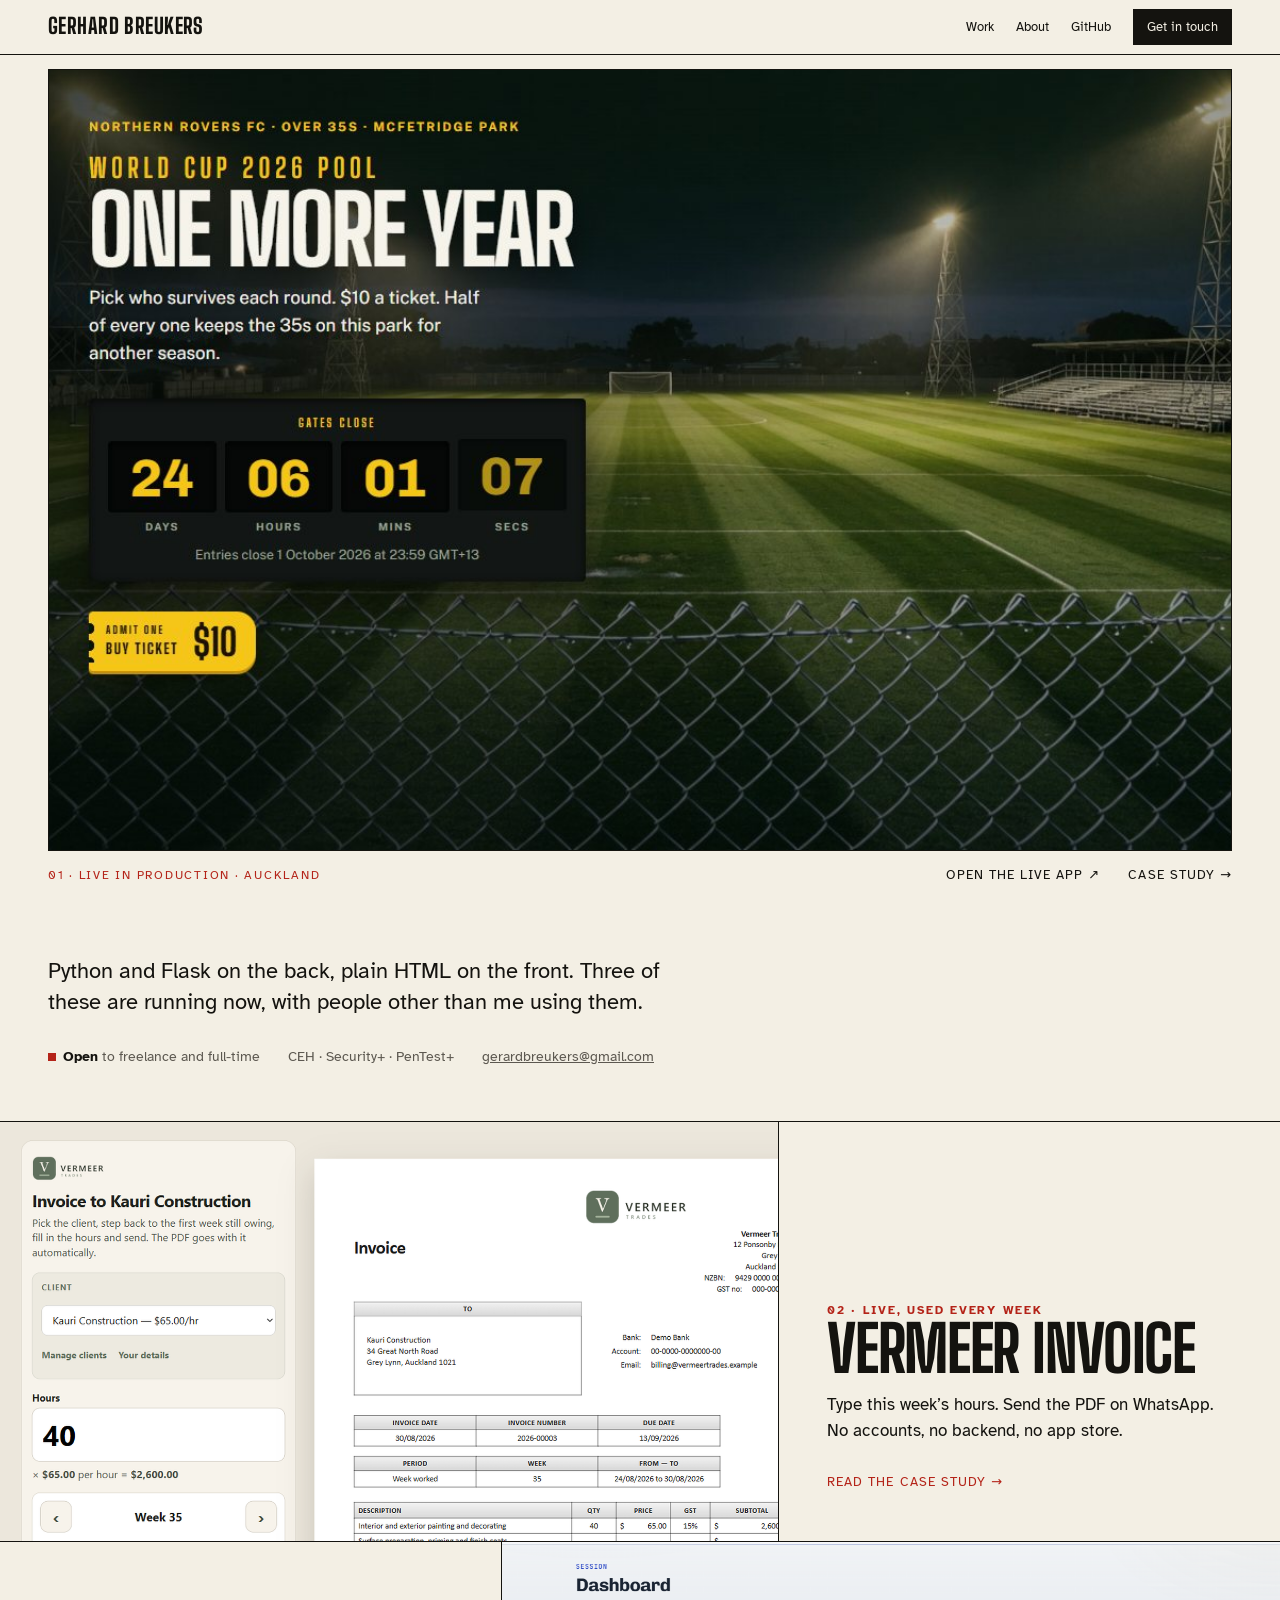
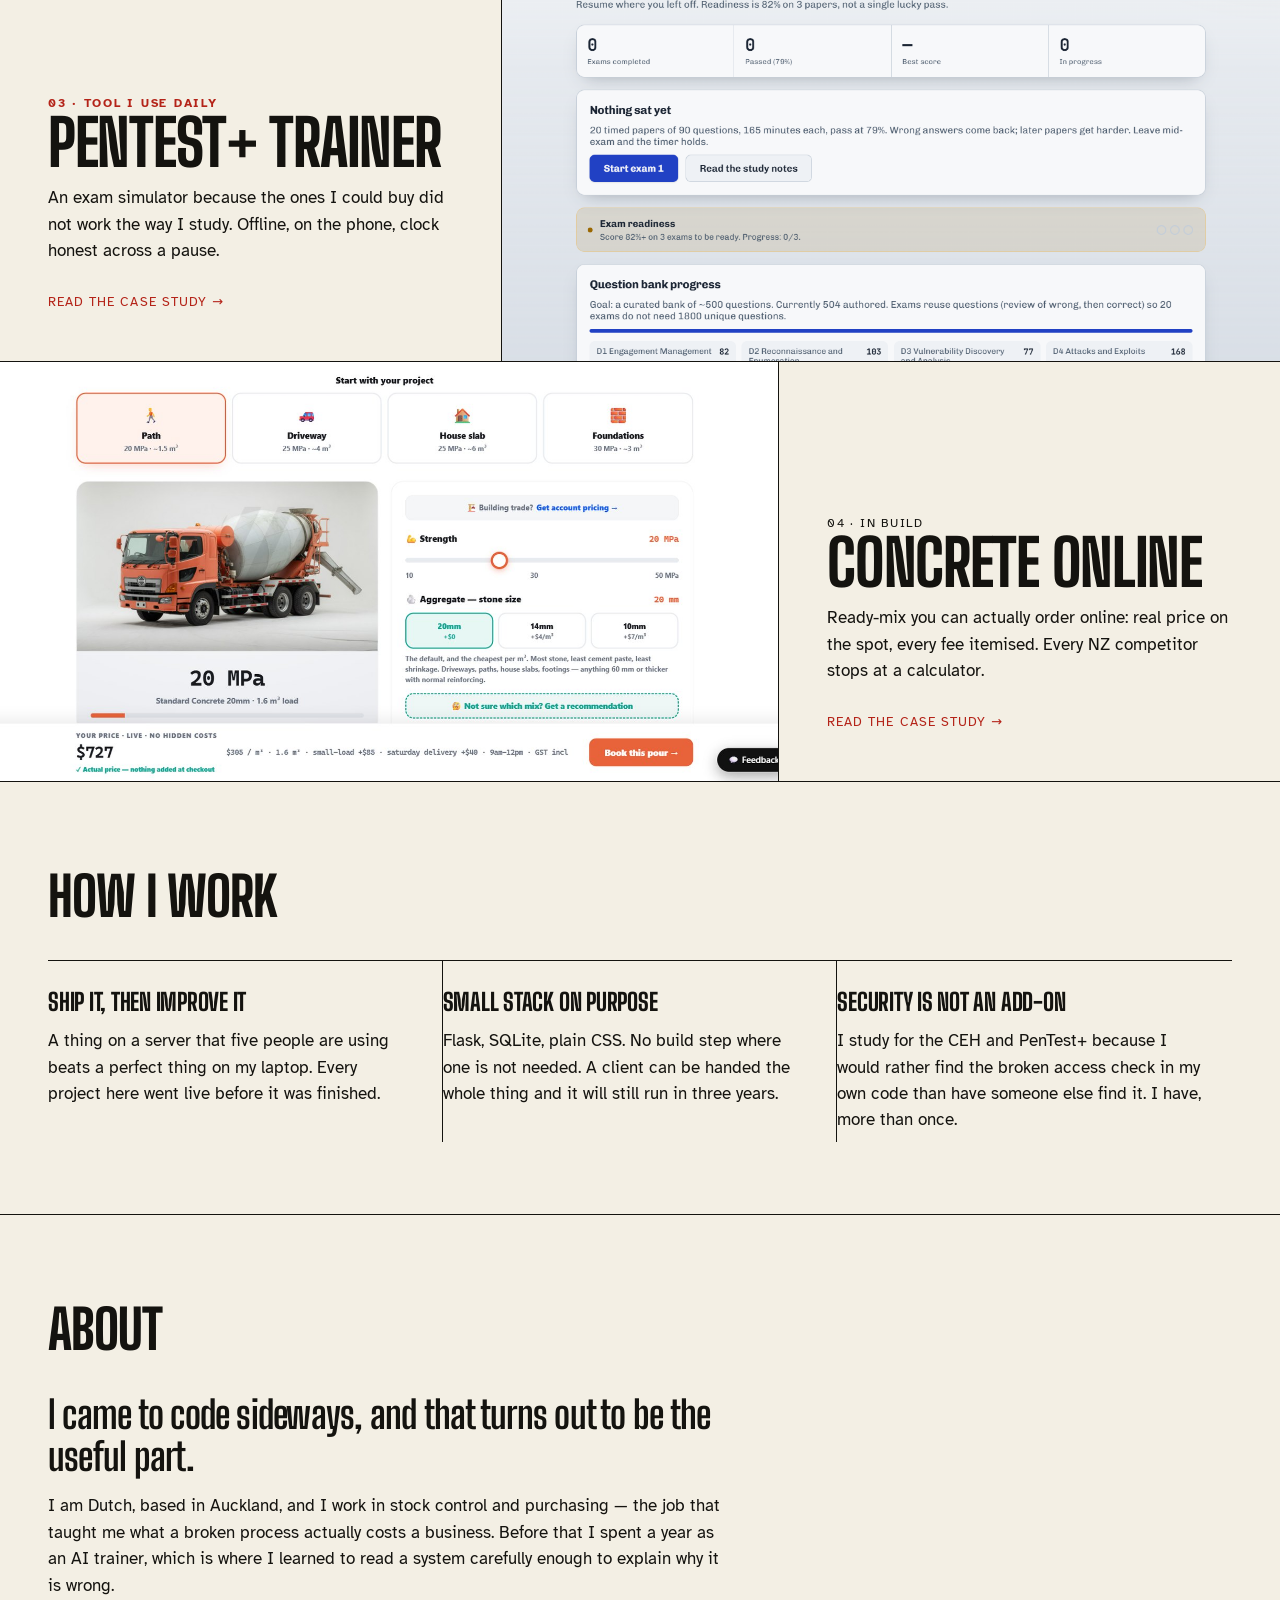
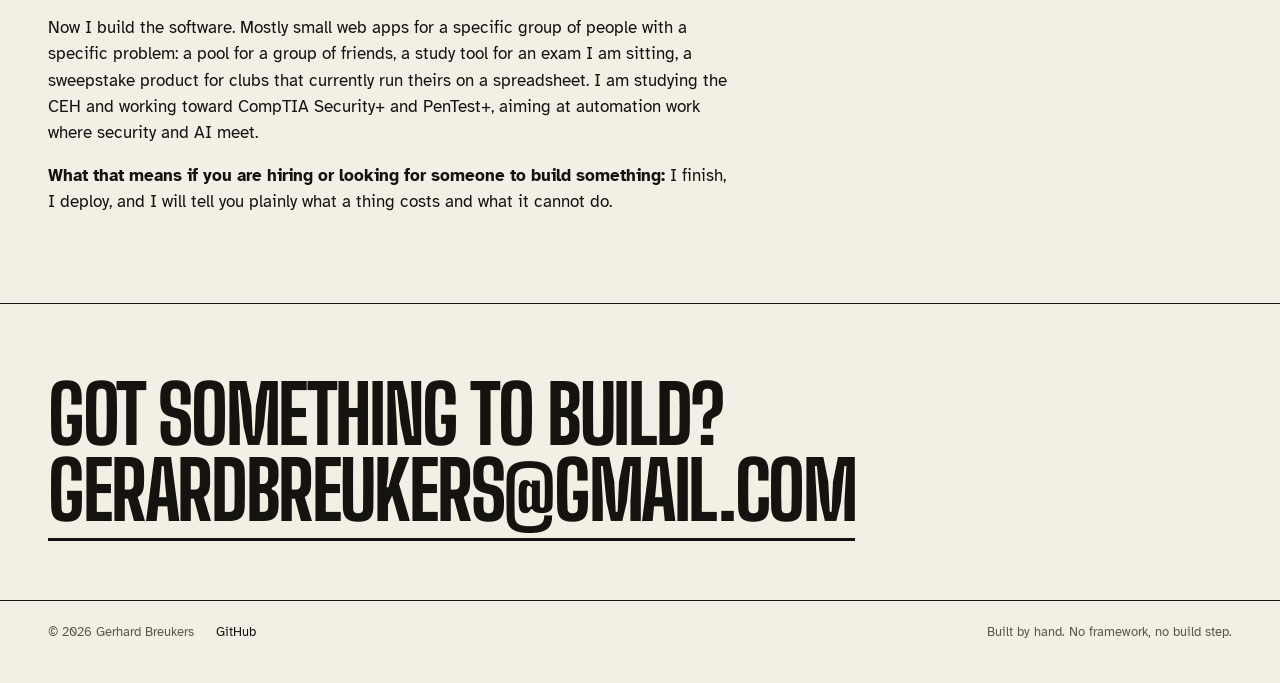
<file: index.html>
<!doctype html>
<html lang="en">
<head>
<meta charset="utf-8">
<meta name="viewport" content="width=device-width, initial-scale=1, viewport-fit=cover">
<title>Gerhard Breukers — Web apps that ship</title>
<meta name="description" content="Auckland-based developer. Flask, Python and plain JavaScript. Case studies of apps that run in production, not just on a laptop.">
<meta name="theme-color" content="#07140c">

<meta property="og:type" content="website">
<meta property="og:title" content="Gerhard Breukers — Web apps that ship">
<meta property="og:description" content="Case studies of apps that run in production. Flask, Python, plain JavaScript.">
<meta property="og:url" content="https://sonofadutch.github.io/">
<meta property="og:image" content="https://sonofadutch.github.io/media/og.png">
<meta name="twitter:card" content="summary_large_image">
<meta name="twitter:image" content="https://sonofadutch.github.io/media/og.png">

<link rel="preconnect" href="https://fonts.googleapis.com">
<link rel="preconnect" href="https://fonts.gstatic.com" crossorigin>
<link rel="stylesheet" href="https://fonts.googleapis.com/css2?family=Atkinson+Hyperlegible:ital,wght@0,400;0,700;1,400&family=Big+Shoulders+Display:wght@700;800&display=swap">
<link rel="stylesheet" href="css/site.css">
<link rel="icon" href="data:image/svg+xml,<svg xmlns='http://www.w3.org/2000/svg' viewBox='0 0 100 100'><rect width='100' height='100' fill='%2307140c'/><text y='74' x='50' text-anchor='middle' font-size='68' font-family='Arial Narrow,sans-serif' font-weight='800' fill='%23e8f06a'>G</text></svg>">
</head>
<body>

<a class="skip" href="#work">Skip to work</a>

<nav class="nav">
  <div class="wrap nav-inner">
    <a class="brand" href="/">Gerhard Breukers</a>
    <div class="nav-links">
      <a href="#work">Work</a>
      <a href="#about">About</a>
      <a class="nav-ext" href="https://github.com/Sonofadutch" rel="noopener">GitHub</a>
      <a class="cta" href="mailto:gerardbreukers@gmail.com">Get in touch</a>
    </div>
  </div>
</nav>

<section class="cover">
  <a class="cover-shot" href="work/one-more-year-pool.html">
    <img src="media/one-more-year.jpg" alt="One More Year World Cup 2026 pool landing page, night pitch and countdown">
  </a>
  <div class="cover-bar">
    <span class="kicker">01 · Live in production · Auckland</span>
    <a class="cover-live" href="https://coffindodgerspool.duckdns.org" rel="noopener" target="_blank">Open the live app ↗</a>
    <a class="cover-go" href="work/one-more-year-pool.html">Case study →</a>
  </div>
  <h1 class="visually-hidden">Gerhard Breukers — web apps that ship</h1>
</section>

<section class="mast">
  <div class="wrap">
    <p>Python and Flask on the back, plain HTML on the front. Three of these are running now, with people other than me using them.</p>
    <div class="mast-meta">
      <span><span class="dot"></span><strong>Open</strong> to freelance and full-time</span>
      <span>CEH · Security+ · PenTest+</span>
      <span><a href="mailto:gerardbreukers@gmail.com">gerardbreukers@gmail.com</a></span>
    </div>
  </div>
</section>

<section id="work" class="plates">

  <a class="plate" href="work/weekly-invoice.html">
    <div class="plate-shot">
      <img src="media/weekly-invoice.png" alt="Vermeer Invoice demo: hours on the left, generated invoice on the right" loading="lazy">
    </div>
    <div class="plate-body">
      <p class="plate-idx"><span class="live">02 · Live, used every week</span></p>
      <h2>Vermeer Invoice</h2>
      <p>Type this week’s hours. Send the PDF on WhatsApp. No accounts, no backend, no app store.</p>
      <span class="plate-go">Read the case study →</span>
    </div>
  </a>

  <a class="plate" href="work/pentest-plus.html">
    <div class="plate-shot">
      <img src="media/pentest-plus.png" alt="PenTest+ Trainer dashboard with exam readiness and question-bank progress" loading="lazy">
    </div>
    <div class="plate-body">
      <p class="plate-idx"><span class="live">03 · Tool I use daily</span></p>
      <h2>PenTest+ Trainer</h2>
      <p>An exam simulator because the ones I could buy did not work the way I study. Offline, on the phone, clock honest across a pause.</p>
      <span class="plate-go">Read the case study →</span>
    </div>
  </a>

  <a class="plate" href="work/concrete-online.html">
    <div class="plate-shot">
      <img src="media/concrete-online.jpg" alt="Concrete Online: photoreal mixer truck, job presets, and a live itemised price" loading="lazy">
    </div>
    <div class="plate-body">
      <p class="plate-idx">04 · In build</p>
      <h2>Concrete Online</h2>
      <p>Ready-mix you can actually order online: real price on the spot, every fee itemised. Every NZ competitor stops at a calculator.</p>
      <span class="plate-go">Read the case study →</span>
    </div>
  </a>

</section>

<section class="section">
  <div class="wrap">
    <h2>How I work</h2>
    <div class="caps">
      <div class="cap">
        <h3>Ship it, then improve it</h3>
        <p>A thing on a server that five people are using beats a perfect thing on my laptop. Every project here went live before it was finished.</p>
      </div>
      <div class="cap">
        <h3>Small stack on purpose</h3>
        <p>Flask, SQLite, plain CSS. No build step where one is not needed. A client can be handed the whole thing and it will still run in three years.</p>
      </div>
      <div class="cap">
        <h3>Security is not an add-on</h3>
        <p>I study for the CEH and PenTest+ because I would rather find the broken access check in my own code than have someone else find it. I have, more than once.</p>
      </div>
    </div>
  </div>
</section>

<section class="section" id="about">
  <div class="wrap">
    <h2>About</h2>
    <div class="prose">
      <p class="lede">I came to code sideways, and that turns out to be the useful part.</p>
      <p>
        I am Dutch, based in Auckland, and I work in stock control and purchasing —
        the job that taught me what a broken process actually costs a business.
        Before that I spent a year as an AI trainer, which is where I learned to read
        a system carefully enough to explain why it is wrong.
      </p>
      <p>
        Now I build the software. Mostly small web apps for a specific group of people
        with a specific problem: a pool for a group of friends, a study tool for an
        exam I am sitting, a sweepstake product for clubs that currently run theirs on
        a spreadsheet. I am studying the CEH and working toward CompTIA Security+ and
        PenTest+, aiming at automation work where security and AI meet.
      </p>
      <p>
        <strong>What that means if you are hiring or looking for someone to build
        something:</strong> I finish, I deploy, and I will tell you plainly what a
        thing costs and what it cannot do.
      </p>
    </div>
  </div>
</section>

<section class="section" id="contact">
  <div class="wrap">
    <p class="contact-line">
      Got something to build?<br>
      <a href="mailto:gerardbreukers@gmail.com">gerardbreukers@gmail.com</a>
    </p>
  </div>
</section>

<footer class="wrap">
  <div class="foot">
    <span>&copy; 2026 Gerhard Breukers</span>
    <a href="https://github.com/Sonofadutch" rel="noopener">GitHub</a>
    <span class="right">Built by hand. No framework, no build step.</span>
  </div>
</footer>

</body>
</html>
</file>
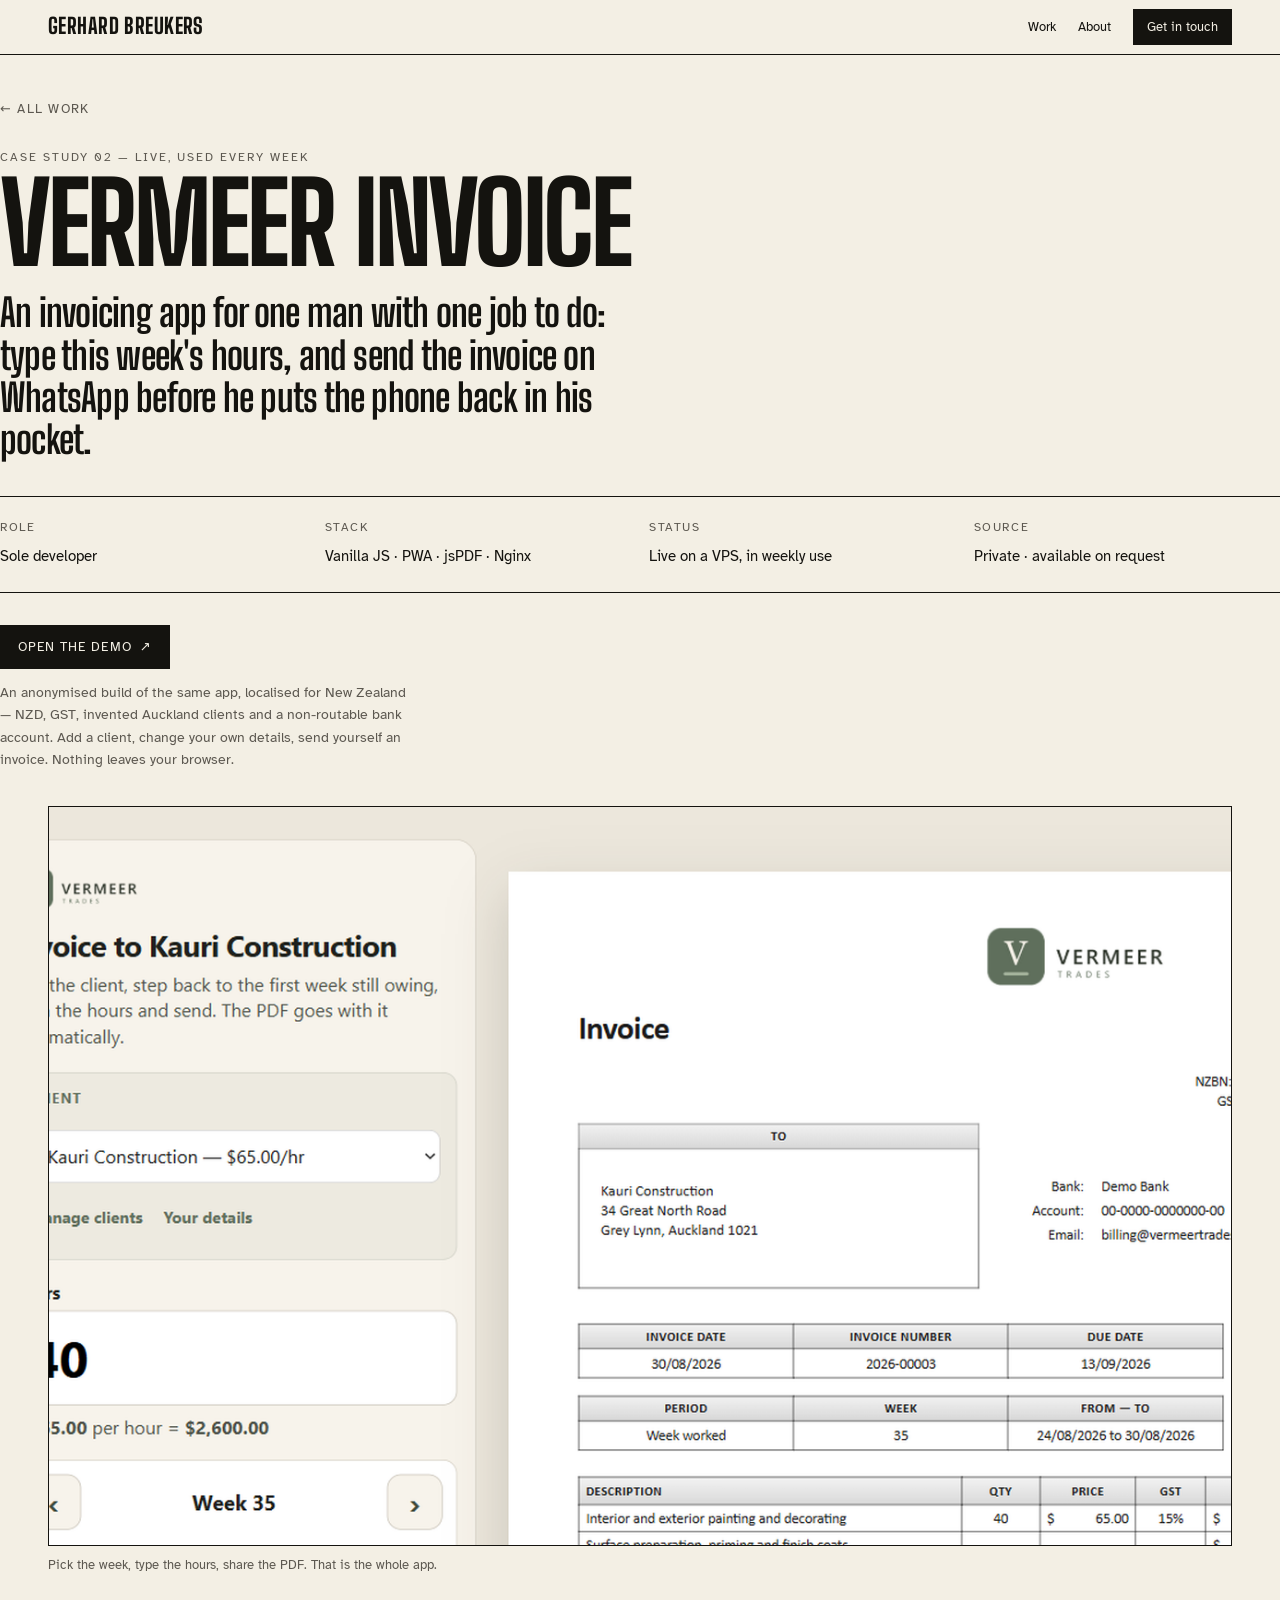
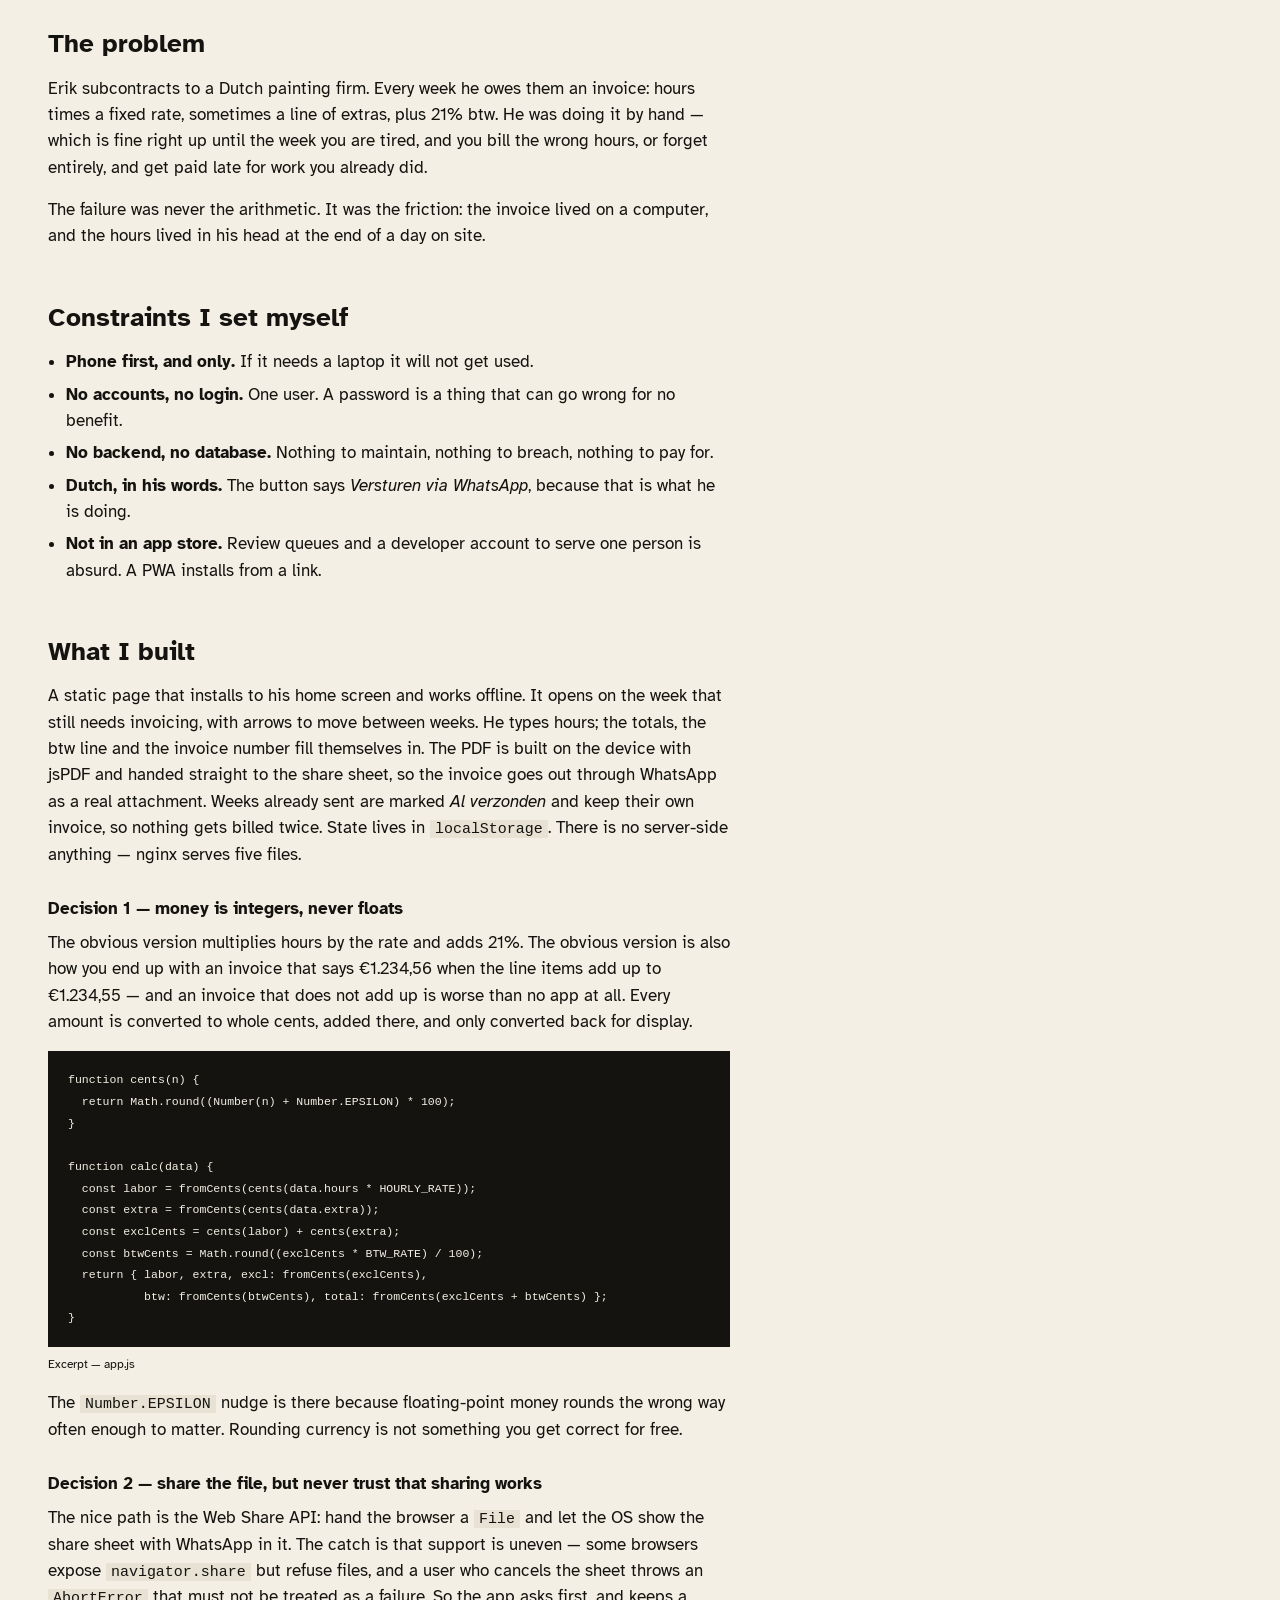
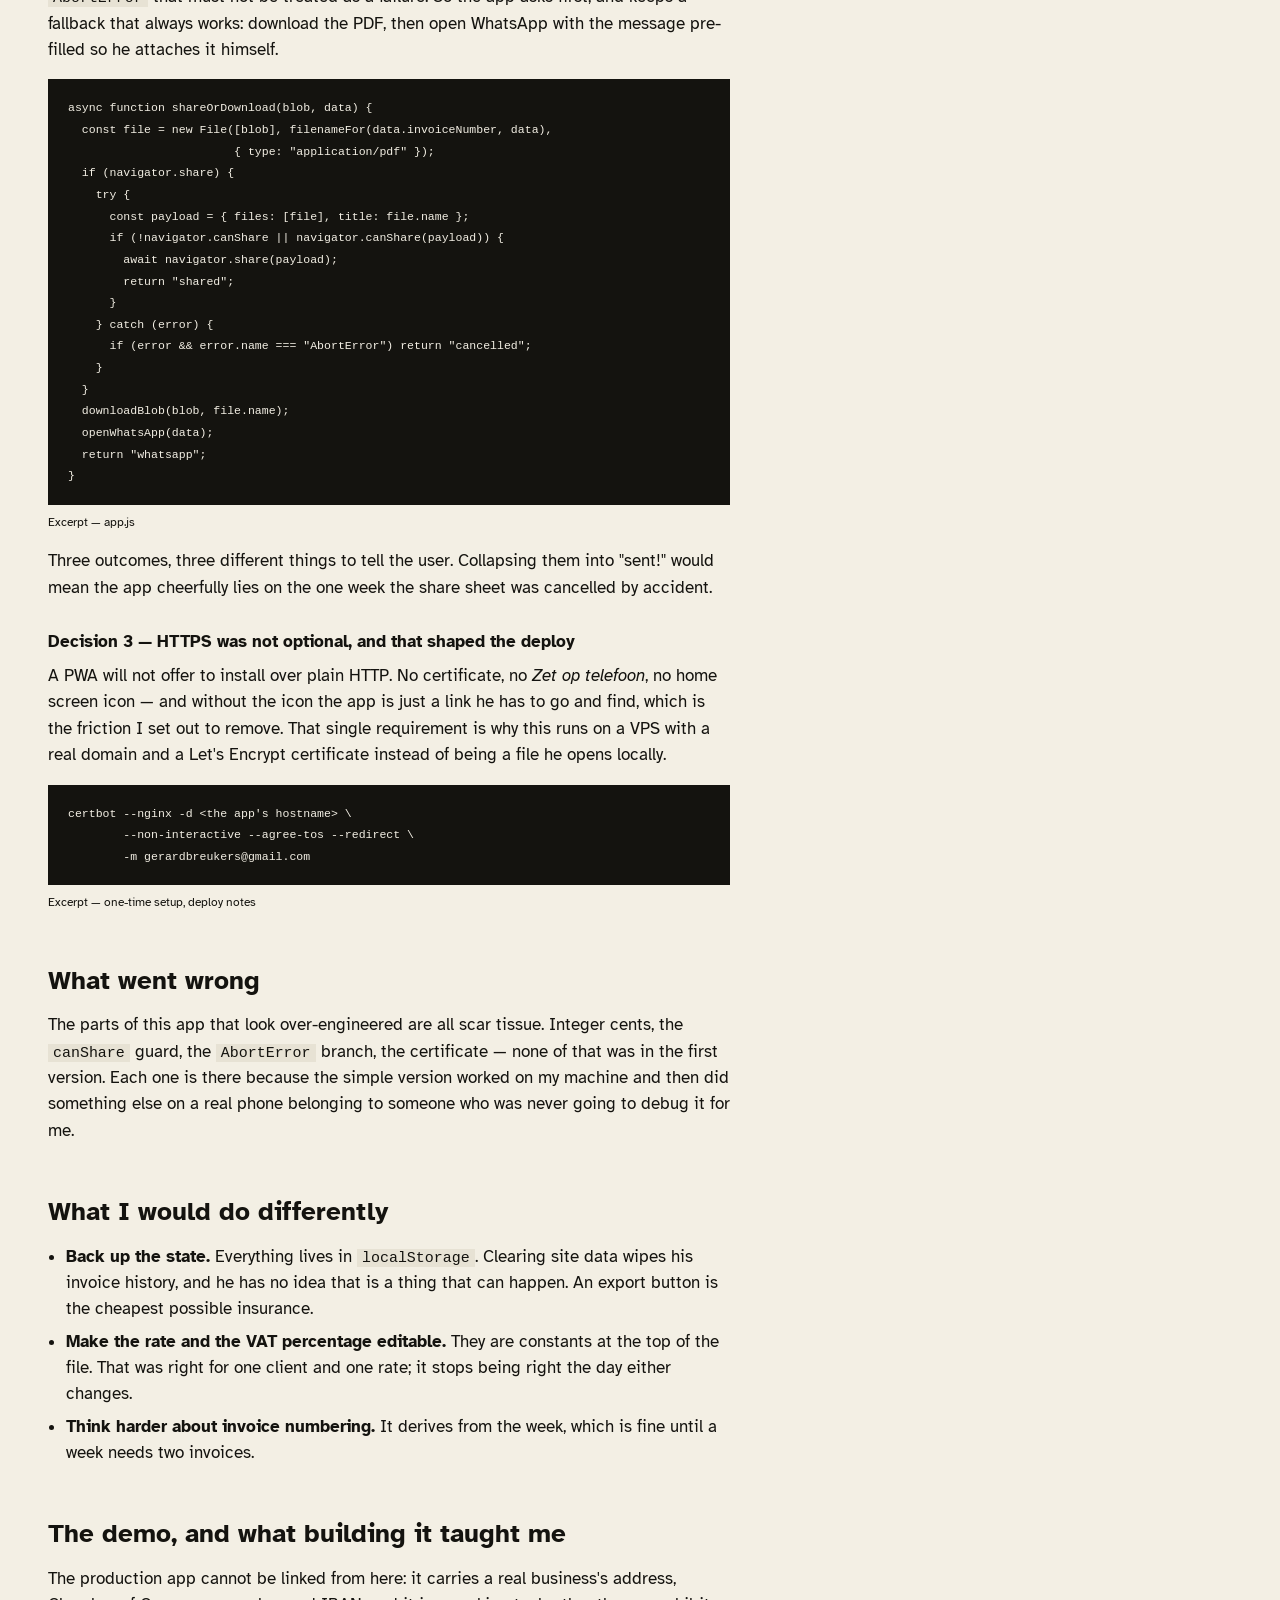
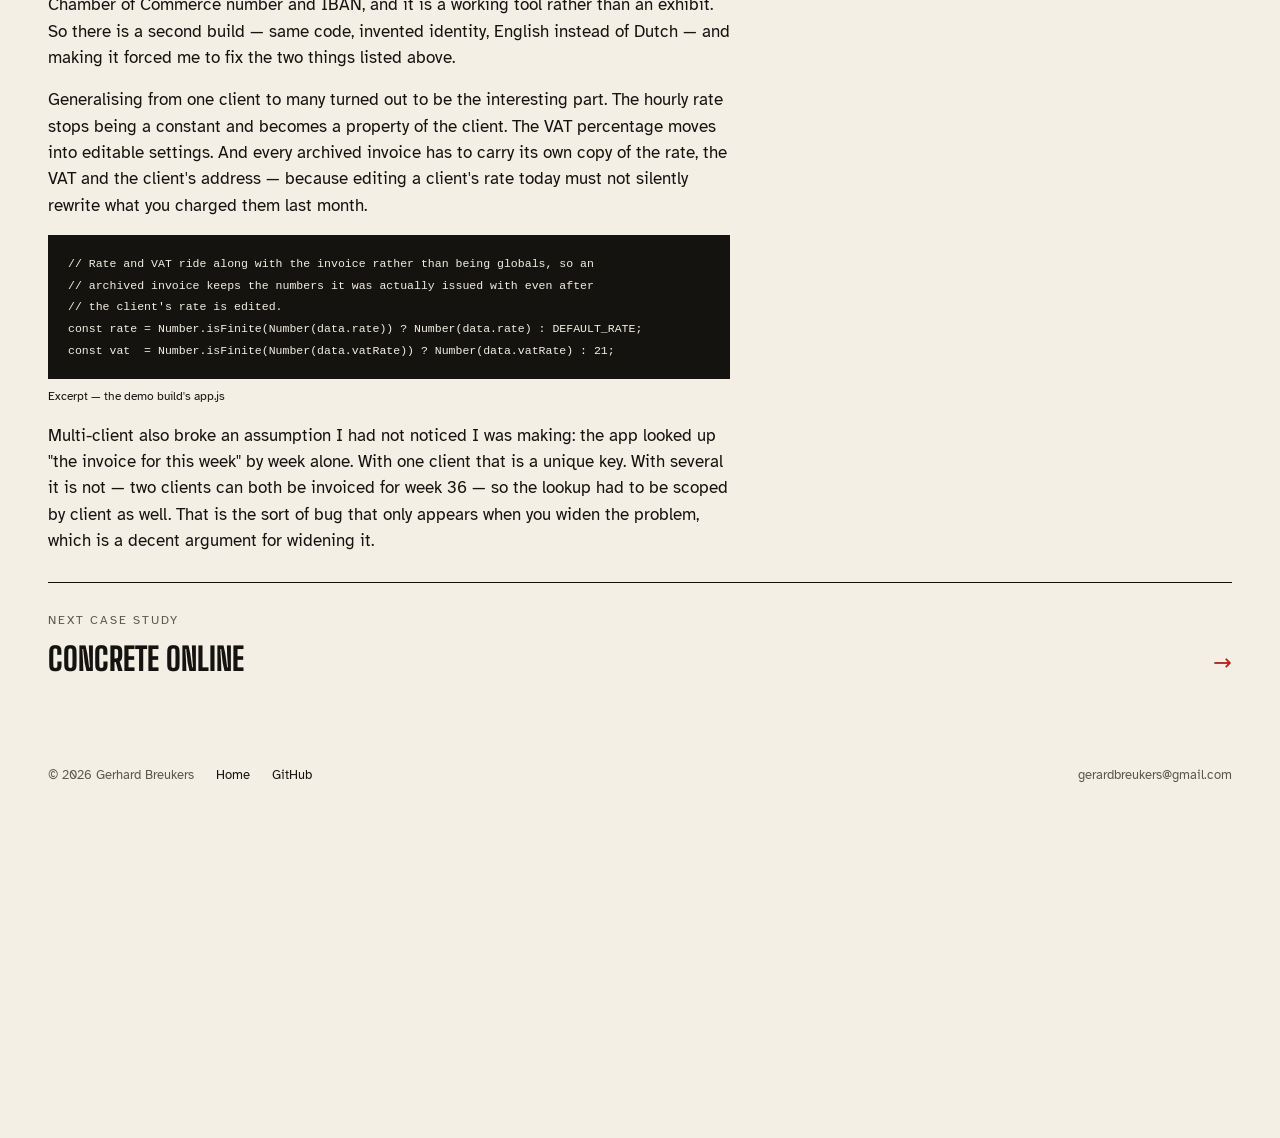
<file: work/aplus-factuur.html>
<!doctype html>
<html lang="en">
<head>
<meta charset="utf-8">
<meta http-equiv="refresh" content="0;url=weekly-invoice.html">
<link rel="canonical" href="weekly-invoice.html">
<title>Moved — Vermeer Invoice</title>
</head>
<body>
<p><a href="weekly-invoice.html">This case study is now called Vermeer Invoice.</a></p>
</body>
</html>
</file>
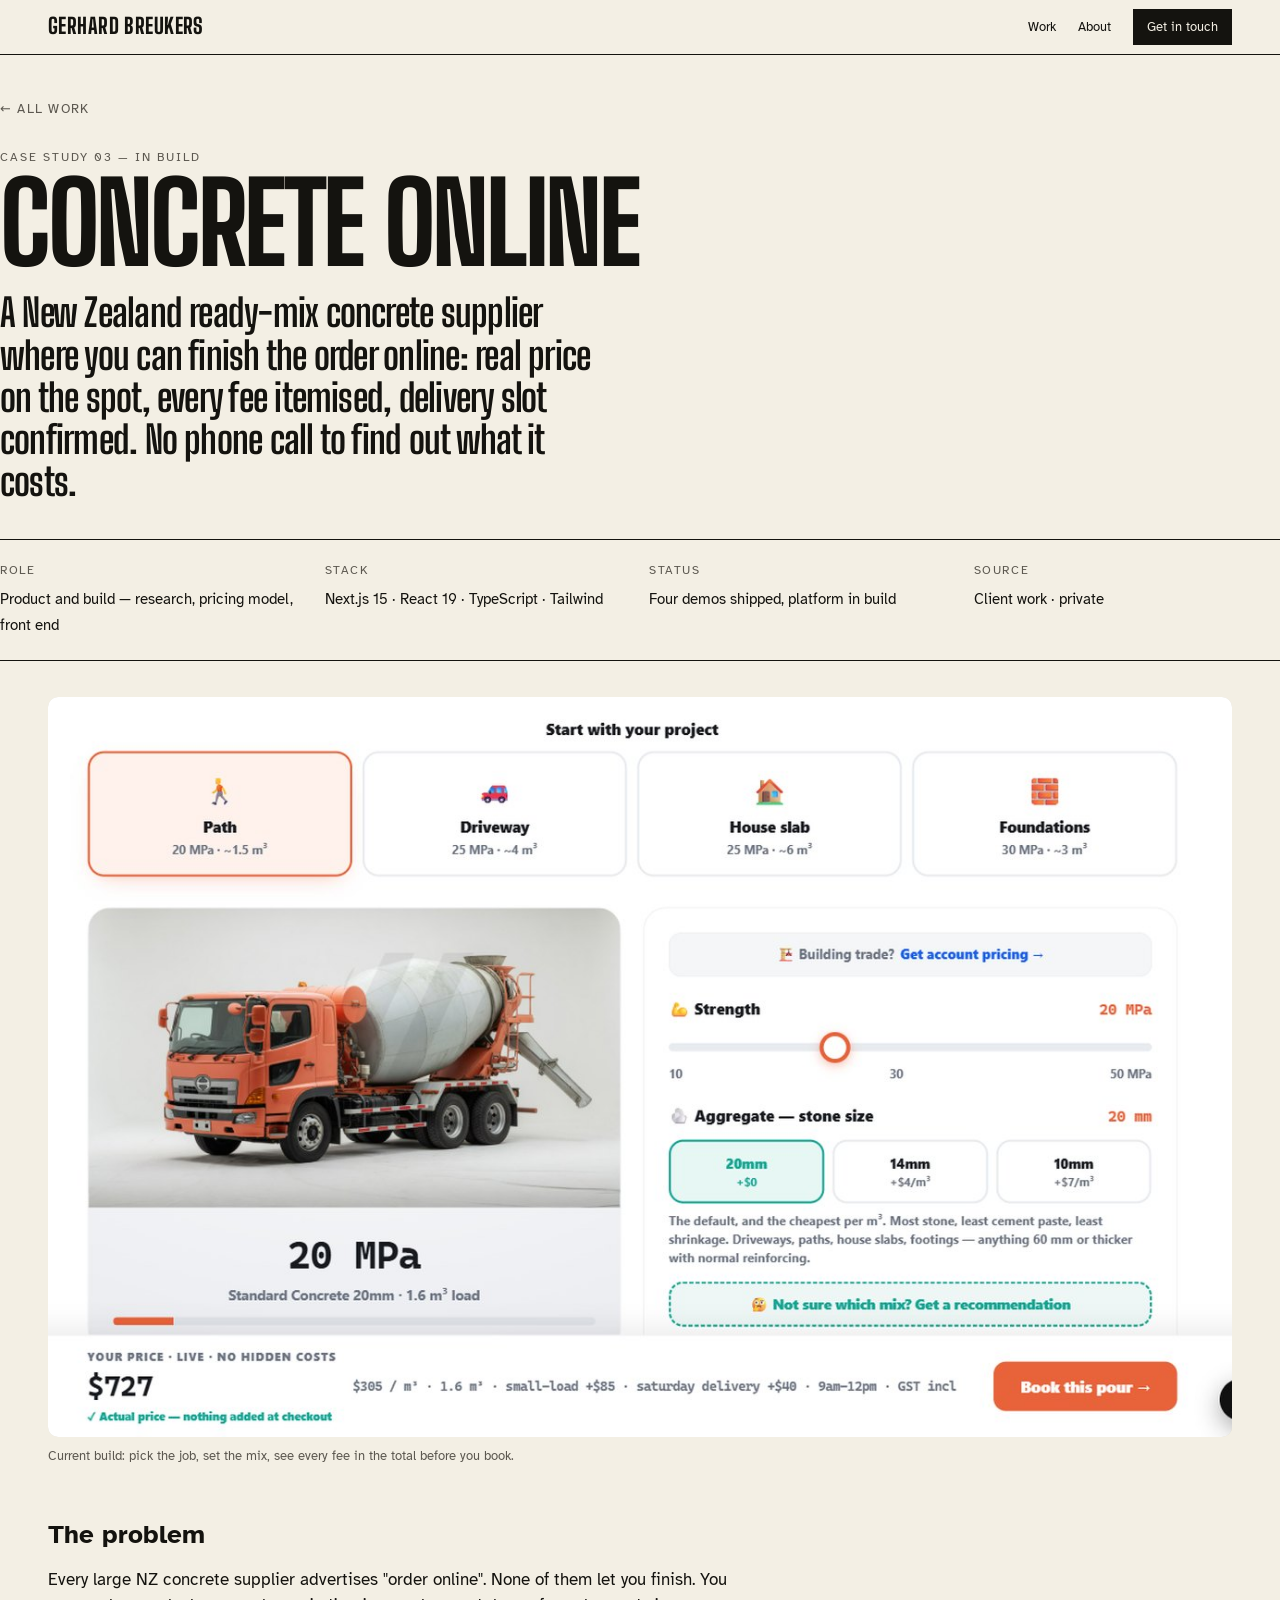
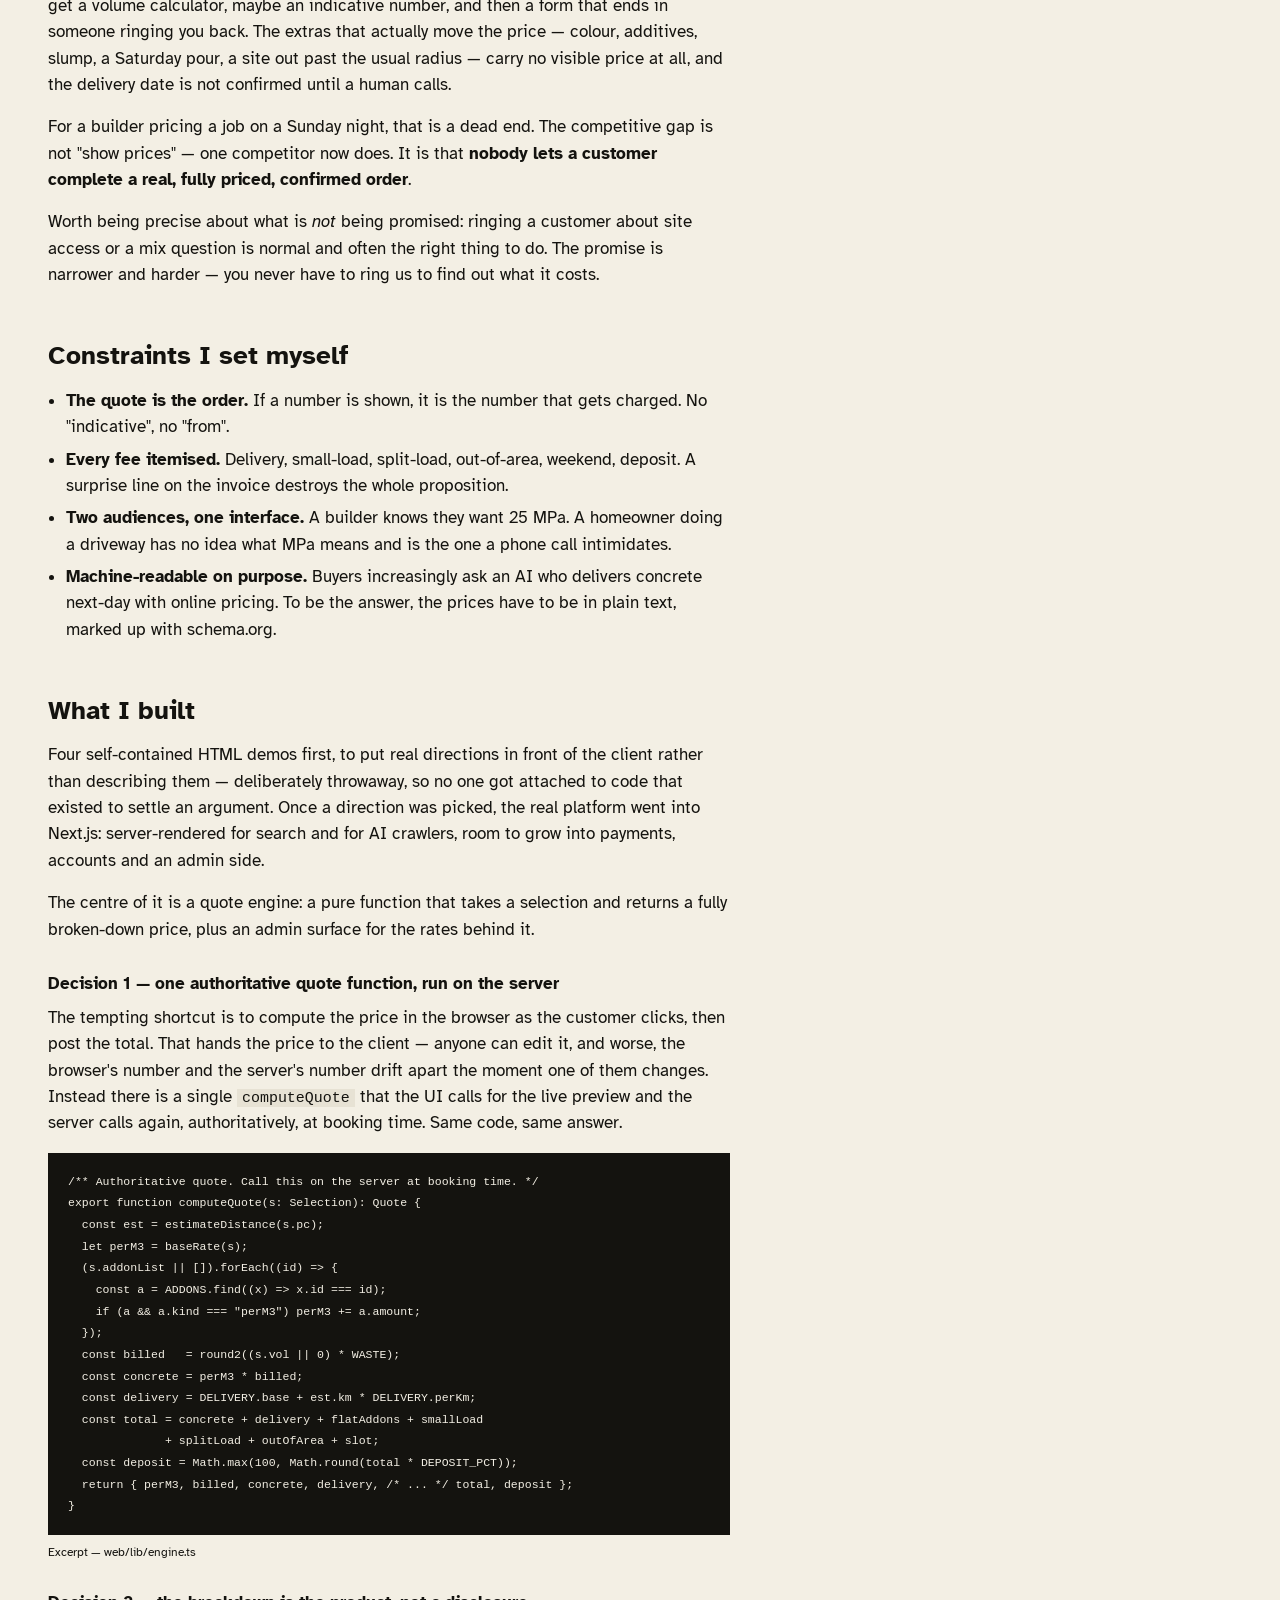
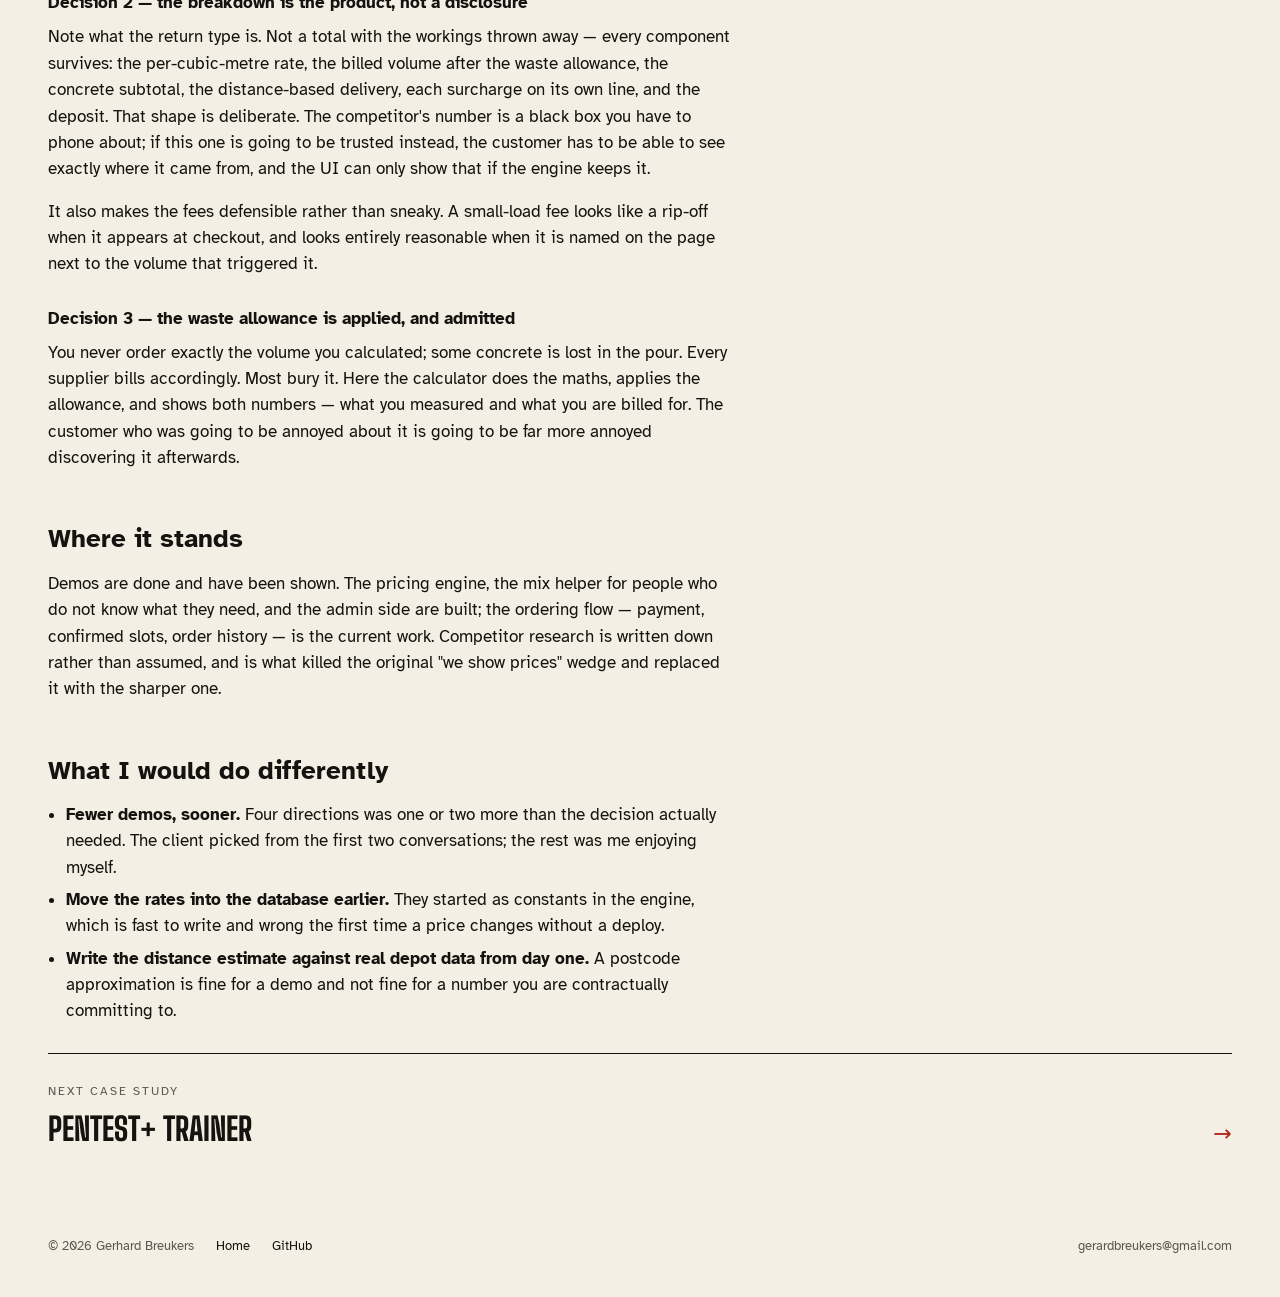
<file: work/concrete-online.html>
<!doctype html>
<html lang="en">
<head>
<meta charset="utf-8">
<meta name="viewport" content="width=device-width, initial-scale=1">
<title>Concrete Online — Gerhard Breukers</title>
<meta name="description" content="A NZ ready-mix concrete ordering platform where the price is published, every fee is itemised, and the quote is the order. Next.js, React and TypeScript.">
<link rel="preconnect" href="https://fonts.googleapis.com">
<link rel="preconnect" href="https://fonts.gstatic.com" crossorigin>
<link rel="stylesheet" href="https://fonts.googleapis.com/css2?family=Atkinson+Hyperlegible:ital,wght@0,400;0,700;1,400&family=Big+Shoulders+Display:wght@700;800&display=swap">
<link rel="stylesheet" href="../css/site.css">
<link rel="icon" href="data:image/svg+xml,<svg xmlns='http://www.w3.org/2000/svg' viewBox='0 0 100 100'><rect width='100' height='100' rx='22' fill='%230b0c0e'/><text y='72' x='50' text-anchor='middle' font-size='62' font-family='Georgia,serif' fill='%23e6b450'>G</text></svg>">
</head>
<body>

<nav class="nav">
  <div class="wrap nav-inner">
    <a class="brand" href="../index.html">Gerhard Breukers</a>
    <div class="nav-links">
      <a href="../index.html#work">Work</a>
      <a href="../index.html#about">About</a>
      <a class="cta" href="mailto:gerardbreukers@gmail.com">Get in touch</a>
    </div>
  </div>
</nav>

<header class="wrap case-head">
  <a class="back" href="../index.html#work">&larr; All work</a>
  <p class="eyebrow">Case study 03 — In build</p>
  <h1>Concrete Online</h1>
  <p class="lede">
    A New Zealand ready-mix concrete supplier where you can finish the order online:
    real price on the spot, every fee itemised, delivery slot confirmed. No phone call
    to find out what it costs.
  </p>

  <div class="facts">
    <div><span class="k">Role</span><span class="v">Product and build — research, pricing model, front end</span></div>
    <div><span class="k">Stack</span><span class="v">Next.js 15 &middot; React 19 &middot; TypeScript &middot; Tailwind</span></div>
    <div><span class="k">Status</span><span class="v">Four demos shipped, platform in build</span></div>
    <div><span class="k">Source</span><span class="v">Client work &middot; private</span></div>
  </div>
</header>

<main class="wrap">
  <figure>
    <div class="shot" data-placeholder="media/concrete-online.jpg" style="border-radius:10px;border:1px solid var(--line)">
      <img src="../media/concrete-online.jpg" alt="Concrete Online home: job type, mixer, mix options, and a live total" loading="lazy" onerror="this.remove()">
    </div>
    <figcaption>Current build: pick the job, set the mix, see every fee in the total before you book.</figcaption>
  </figure>

  <div class="prose">
    <h2>The problem</h2>
    <p>
      Every large NZ concrete supplier advertises "order online". None of them let you
      finish. You get a volume calculator, maybe an indicative number, and then a form
      that ends in someone ringing you back. The extras that actually move the price —
      colour, additives, slump, a Saturday pour, a site out past the usual radius — carry
      no visible price at all, and the delivery date is not confirmed until a human calls.
    </p>
    <p>
      For a builder pricing a job on a Sunday night, that is a dead end. The competitive
      gap is not "show prices" — one competitor now does. It is that
      <strong>nobody lets a customer complete a real, fully priced, confirmed order</strong>.
    </p>
    <p>
      Worth being precise about what is <em>not</em> being promised: ringing a customer about
      site access or a mix question is normal and often the right thing to do. The promise is
      narrower and harder — you never have to ring us to find out what it costs.
    </p>

    <h2>Constraints I set myself</h2>
    <ul>
      <li><strong>The quote is the order.</strong> If a number is shown, it is the number that gets charged. No "indicative", no "from".</li>
      <li><strong>Every fee itemised.</strong> Delivery, small-load, split-load, out-of-area, weekend, deposit. A surprise line on the invoice destroys the whole proposition.</li>
      <li><strong>Two audiences, one interface.</strong> A builder knows they want 25 MPa. A homeowner doing a driveway has no idea what MPa means and is the one a phone call intimidates.</li>
      <li><strong>Machine-readable on purpose.</strong> Buyers increasingly ask an AI who delivers concrete next-day with online pricing. To be the answer, the prices have to be in plain text, marked up with schema.org.</li>
    </ul>

    <h2>What I built</h2>
    <p>
      Four self-contained HTML demos first, to put real directions in front of the client
      rather than describing them — deliberately throwaway, so no one got attached to code
      that existed to settle an argument. Once a direction was picked, the real platform
      went into Next.js: server-rendered for search and for AI crawlers, room to grow into
      payments, accounts and an admin side.
    </p>
    <p>
      The centre of it is a quote engine: a pure function that takes a selection and returns
      a fully broken-down price, plus an admin surface for the rates behind it.
    </p>

    <h3>Decision 1 — one authoritative quote function, run on the server</h3>
    <p>
      The tempting shortcut is to compute the price in the browser as the customer clicks,
      then post the total. That hands the price to the client — anyone can edit it, and worse,
      the browser's number and the server's number drift apart the moment one of them changes.
      Instead there is a single <code>computeQuote</code> that the UI calls for the live preview
      and the server calls again, authoritatively, at booking time. Same code, same answer.
    </p>
    <pre><code>/** Authoritative quote. Call this on the server at booking time. */
export function computeQuote(s: Selection): Quote {
  const est = estimateDistance(s.pc);
  let perM3 = baseRate(s);
  (s.addonList || []).forEach((id) => {
    const a = ADDONS.find((x) => x.id === id);
    if (a &amp;&amp; a.kind === "perM3") perM3 += a.amount;
  });
  const billed   = round2((s.vol || 0) * WASTE);
  const concrete = perM3 * billed;
  const delivery = DELIVERY.base + est.km * DELIVERY.perKm;
  const total = concrete + delivery + flatAddons + smallLoad
              + splitLoad + outOfArea + slot;
  const deposit = Math.max(100, Math.round(total * DEPOSIT_PCT));
  return { perM3, billed, concrete, delivery, /* ... */ total, deposit };
}</code></pre>
    <p class="code-note">Excerpt — web/lib/engine.ts</p>

    <h3>Decision 2 — the breakdown is the product, not a disclosure</h3>
    <p>
      Note what the return type is. Not a total with the workings thrown away — every
      component survives: the per-cubic-metre rate, the billed volume after the waste
      allowance, the concrete subtotal, the distance-based delivery, each surcharge on its
      own line, and the deposit. That shape is deliberate. The competitor's number is a
      black box you have to phone about; if this one is going to be trusted instead, the
      customer has to be able to see exactly where it came from, and the UI can only show
      that if the engine keeps it.
    </p>
    <p>
      It also makes the fees defensible rather than sneaky. A small-load fee looks like a
      rip-off when it appears at checkout, and looks entirely reasonable when it is named on
      the page next to the volume that triggered it.
    </p>

    <h3>Decision 3 — the waste allowance is applied, and admitted</h3>
    <p>
      You never order exactly the volume you calculated; some concrete is lost in the pour.
      Every supplier bills accordingly. Most bury it. Here the calculator does the maths,
      applies the allowance, and shows both numbers — what you measured and what you are
      billed for. The customer who was going to be annoyed about it is going to be far more
      annoyed discovering it afterwards.
    </p>

    <h2>Where it stands</h2>
    <p>
      Demos are done and have been shown. The pricing engine, the mix helper for people who
      do not know what they need, and the admin side are built; the ordering flow — payment,
      confirmed slots, order history — is the current work. Competitor research is written
      down rather than assumed, and is what killed the original "we show prices" wedge and
      replaced it with the sharper one.
    </p>

    <h2>What I would do differently</h2>
    <ul>
      <li><strong>Fewer demos, sooner.</strong> Four directions was one or two more than the decision actually needed. The client picked from the first two conversations; the rest was me enjoying myself.</li>
      <li><strong>Move the rates into the database earlier.</strong> They started as constants in the engine, which is fast to write and wrong the first time a price changes without a deploy.</li>
      <li><strong>Write the distance estimate against real depot data from day one.</strong> A postcode approximation is fine for a demo and not fine for a number you are contractually committing to.</li>
    </ul>
  </div>

  <a class="next" href="pentest-plus.html">
    <div>
      <p class="eyebrow">Next case study</p>
      <h3>PenTest+ Trainer</h3>
    </div>
    <span class="arrow">&rarr;</span>
  </a>
</main>

<footer class="wrap">
  <div class="foot">
    <span>&copy; 2026 Gerhard Breukers</span>
    <a href="../index.html">Home</a>
    <a href="https://github.com/Sonofadutch" rel="noopener">GitHub</a>
    <span class="right">gerardbreukers@gmail.com</span>
  </div>
</footer>

</body>
</html>
</file>
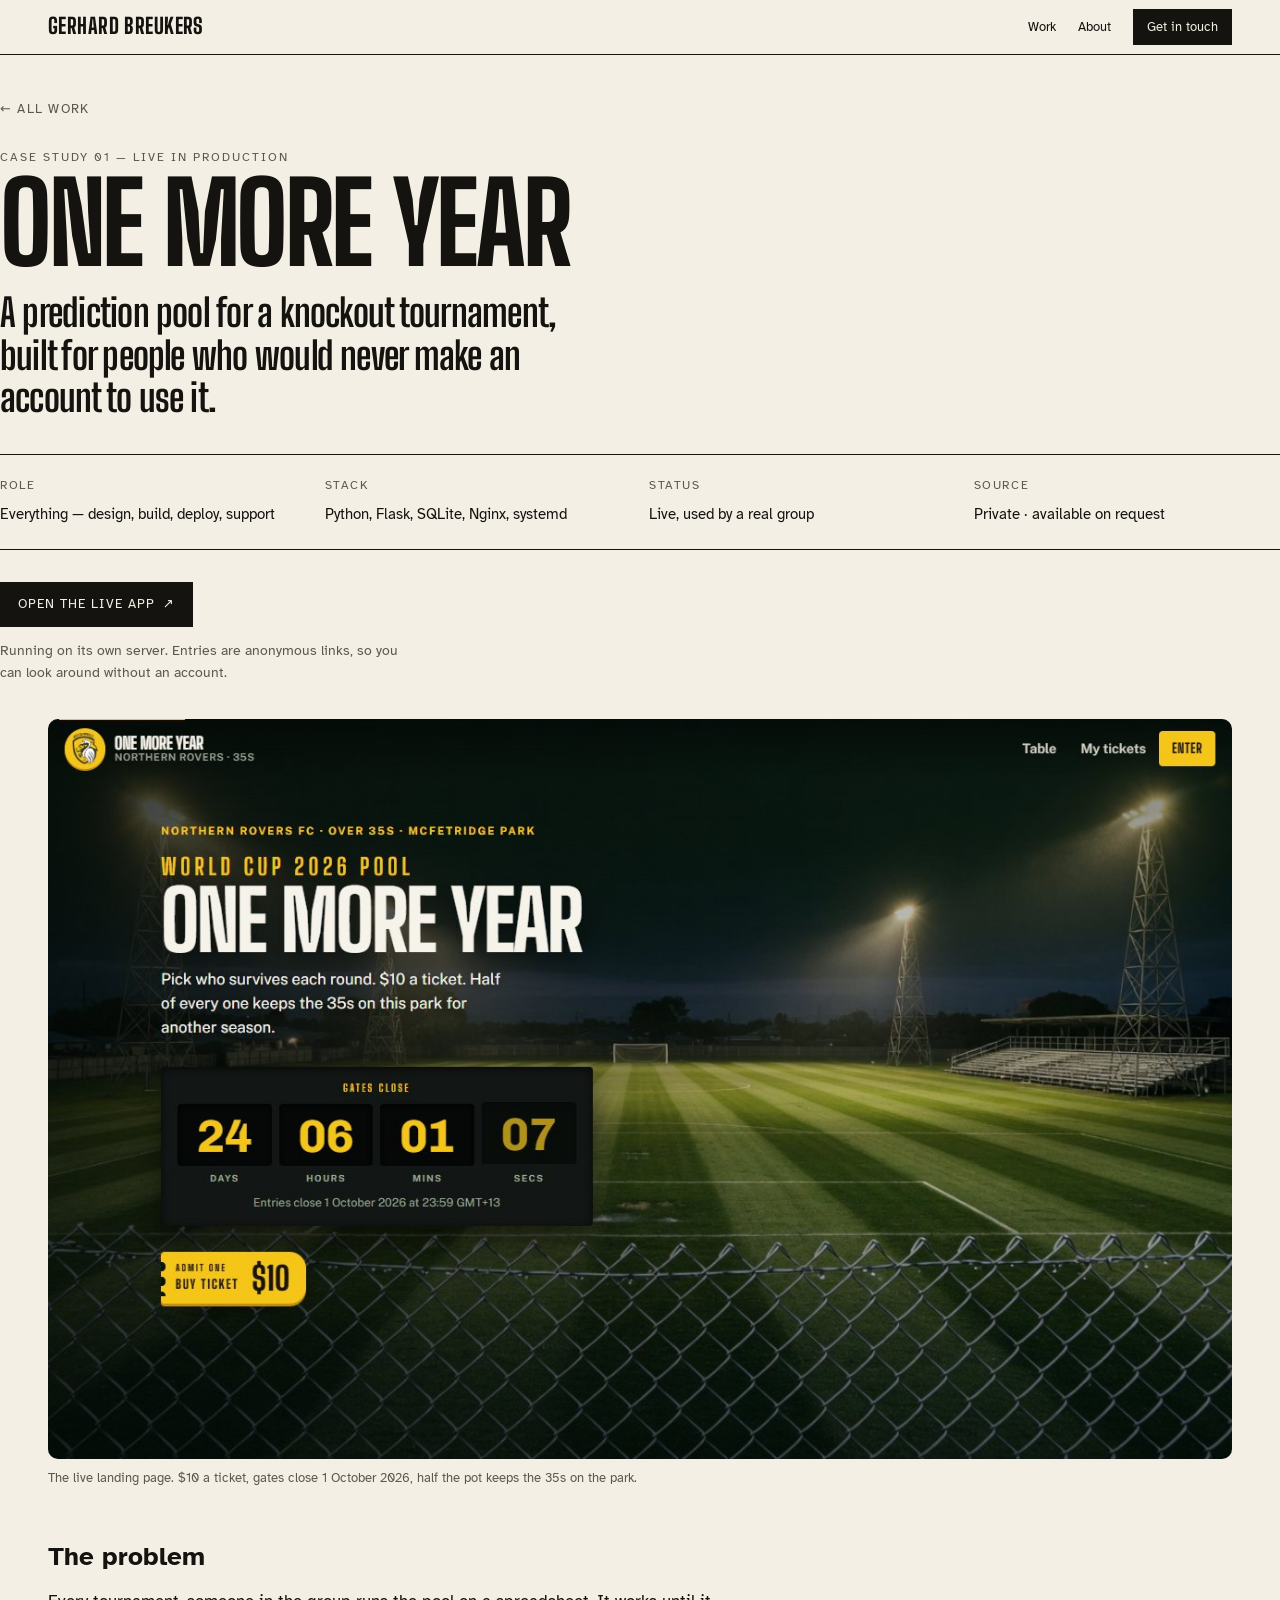
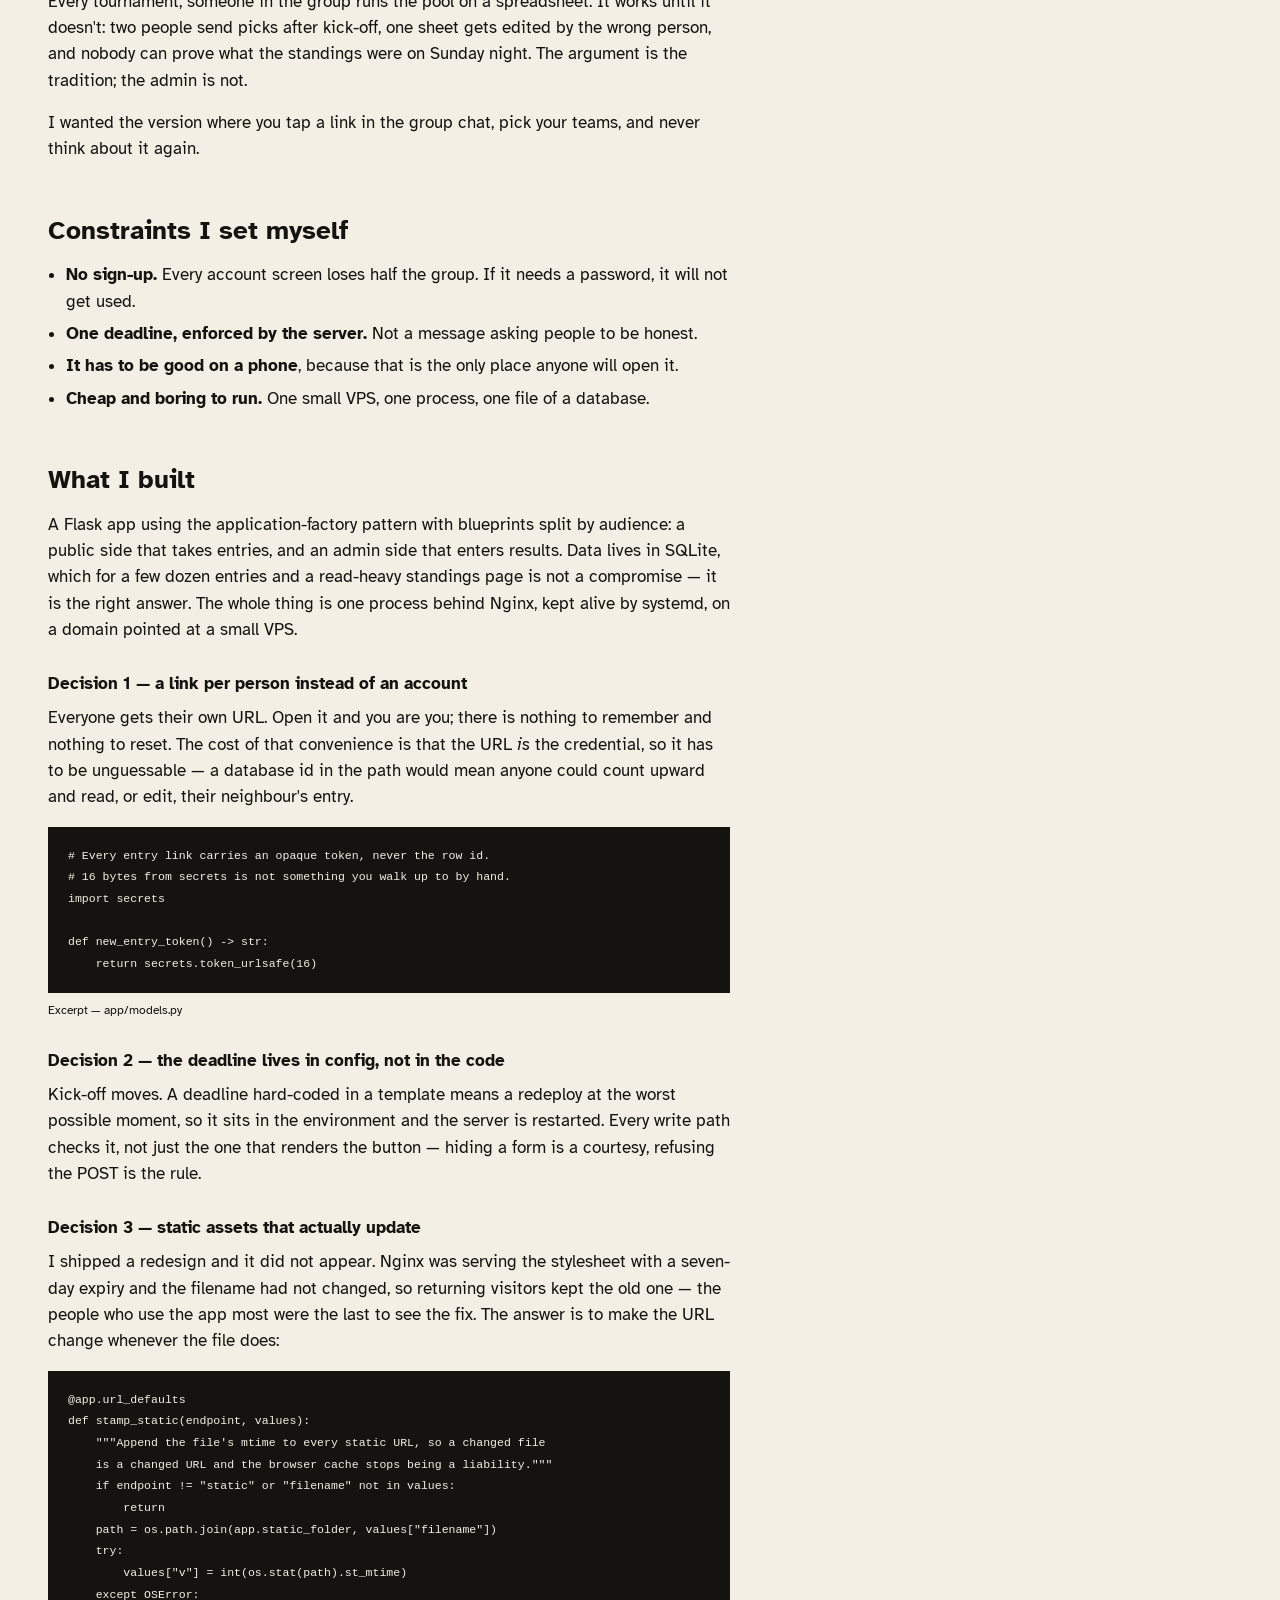
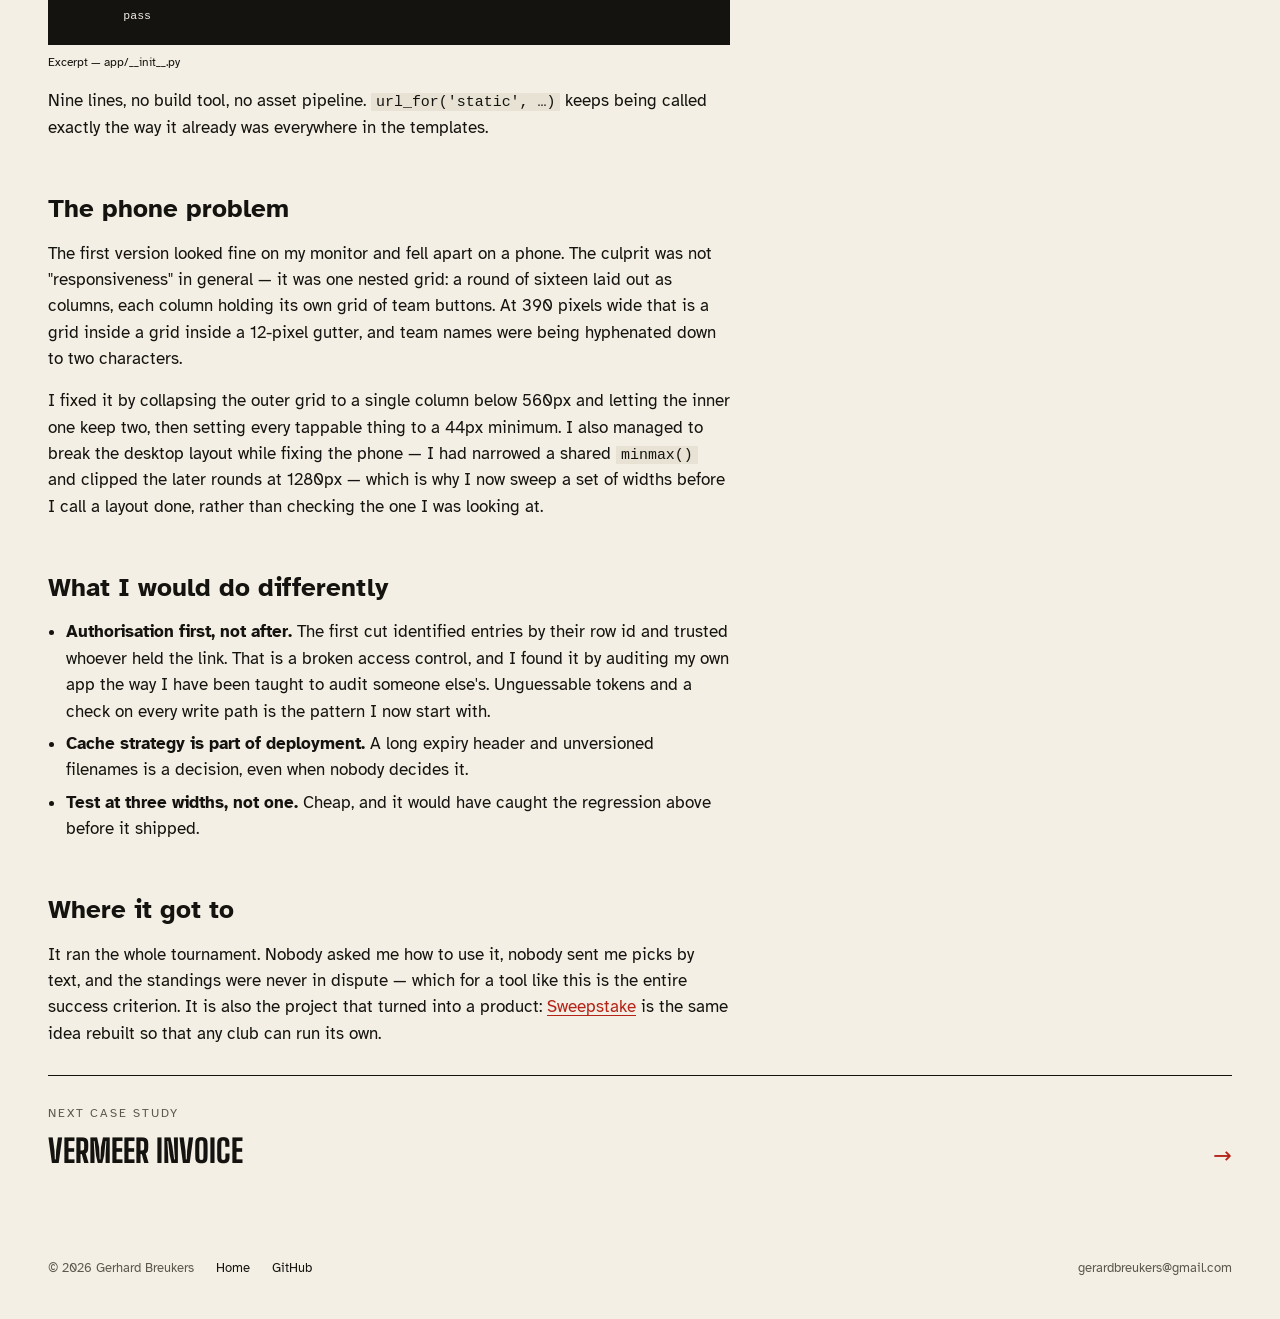
<file: work/one-more-year-pool.html>
<!doctype html>
<html lang="en">
<head>
<meta charset="utf-8">
<meta name="viewport" content="width=device-width, initial-scale=1">
<title>One More Year — Gerhard Breukers</title>
<meta name="description" content="A knockout-tournament prediction pool built with Flask and SQLite, running in production on its own server. Case study.">
<link rel="preconnect" href="https://fonts.googleapis.com">
<link rel="preconnect" href="https://fonts.gstatic.com" crossorigin>
<link rel="stylesheet" href="https://fonts.googleapis.com/css2?family=Atkinson+Hyperlegible:ital,wght@0,400;0,700;1,400&family=Big+Shoulders+Display:wght@700;800&display=swap">
<link rel="stylesheet" href="../css/site.css">
<link rel="icon" href="data:image/svg+xml,<svg xmlns='http://www.w3.org/2000/svg' viewBox='0 0 100 100'><rect width='100' height='100' rx='22' fill='%230b0c0e'/><text y='72' x='50' text-anchor='middle' font-size='62' font-family='Georgia,serif' fill='%23e6b450'>G</text></svg>">
</head>
<body>

<nav class="nav">
  <div class="wrap nav-inner">
    <a class="brand" href="../index.html">Gerhard Breukers</a>
    <div class="nav-links">
      <a href="../index.html#work">Work</a>
      <a href="../index.html#about">About</a>
      <a class="cta" href="mailto:gerardbreukers@gmail.com">Get in touch</a>
    </div>
  </div>
</nav>

<header class="wrap case-head">
  <a class="back" href="../index.html#work">&larr; All work</a>
  <p class="eyebrow">Case study 01 — Live in production</p>
  <h1>One More Year</h1>
  <p class="lede">
    A prediction pool for a knockout tournament, built for people who would never
    make an account to use it.
  </p>

  <div class="facts">
    <div>
      <span class="k">Role</span>
      <span class="v">Everything — design, build, deploy, support</span>
    </div>
    <div>
      <span class="k">Stack</span>
      <span class="v">Python, Flask, SQLite, Nginx, systemd</span>
    </div>
    <div>
      <span class="k">Status</span>
      <span class="v">Live, used by a real group</span>
    </div>
    <div>
      <span class="k">Source</span>
      <span class="v">Private &middot; available on request</span>
    </div>
  </div>

  <a class="live-link" href="https://coffindodgerspool.duckdns.org" rel="noopener" target="_blank">
    Open the live app <span>&#8599;</span>
  </a>
  <p class="live-note">
    Running on its own server. Entries are anonymous links, so you can look around
    without an account.
  </p>
</header>

<main class="wrap">
  <figure>
    <div class="shot" data-placeholder="media/one-more-year.jpg" style="border-radius:10px;border:1px solid var(--line)">
      <img src="../media/one-more-year.jpg" alt="The One More Year World Cup 2026 pool landing page, with a countdown to entries closing" loading="lazy" onerror="this.remove()">
    </div>
    <figcaption>The live landing page. $10 a ticket, gates close 1 October 2026, half the pot keeps the 35s on the park.</figcaption>
  </figure>

  <div class="prose">

    <h2>The problem</h2>
    <p>
      Every tournament, someone in the group runs the pool on a spreadsheet. It works
      until it doesn't: two people send picks after kick-off, one sheet gets edited
      by the wrong person, and nobody can prove what the standings were on Sunday
      night. The argument is the tradition; the admin is not.
    </p>
    <p>
      I wanted the version where you tap a link in the group chat, pick your teams,
      and never think about it again.
    </p>

    <h2>Constraints I set myself</h2>
    <ul>
      <li><strong>No sign-up.</strong> Every account screen loses half the group. If it needs a password, it will not get used.</li>
      <li><strong>One deadline, enforced by the server.</strong> Not a message asking people to be honest.</li>
      <li><strong>It has to be good on a phone</strong>, because that is the only place anyone will open it.</li>
      <li><strong>Cheap and boring to run.</strong> One small VPS, one process, one file of a database.</li>
    </ul>

    <h2>What I built</h2>
    <p>
      A Flask app using the application-factory pattern with blueprints split by
      audience: a public side that takes entries, and an admin side that enters
      results. Data lives in SQLite, which for a few dozen entries and a read-heavy
      standings page is not a compromise — it is the right answer. The whole thing
      is one process behind Nginx, kept alive by systemd, on a domain pointed at a
      small VPS.
    </p>

    <h3>Decision 1 — a link per person instead of an account</h3>
    <p>
      Everyone gets their own URL. Open it and you are you; there is nothing to
      remember and nothing to reset. The cost of that convenience is that the URL
      <em>is</em> the credential, so it has to be unguessable — a database id in the
      path would mean anyone could count upward and read, or edit, their neighbour's
      entry.
    </p>
    <pre><code># Every entry link carries an opaque token, never the row id.
# 16 bytes from secrets is not something you walk up to by hand.
import secrets

def new_entry_token() -&gt; str:
    return secrets.token_urlsafe(16)</code></pre>
    <p class="code-note">Excerpt — app/models.py</p>

    <h3>Decision 2 — the deadline lives in config, not in the code</h3>
    <p>
      Kick-off moves. A deadline hard-coded in a template means a redeploy at the
      worst possible moment, so it sits in the environment and the server is
      restarted. Every write path checks it, not just the one that renders the
      button — hiding a form is a courtesy, refusing the POST is the rule.
    </p>

    <h3>Decision 3 — static assets that actually update</h3>
    <p>
      I shipped a redesign and it did not appear. Nginx was serving the stylesheet
      with a seven-day expiry and the filename had not changed, so returning visitors
      kept the old one — the people who use the app most were the last to see the fix.
      The answer is to make the URL change whenever the file does:
    </p>
    <pre><code>@app.url_defaults
def stamp_static(endpoint, values):
    """Append the file's mtime to every static URL, so a changed file
    is a changed URL and the browser cache stops being a liability."""
    if endpoint != "static" or "filename" not in values:
        return
    path = os.path.join(app.static_folder, values["filename"])
    try:
        values["v"] = int(os.stat(path).st_mtime)
    except OSError:
        pass</code></pre>
    <p class="code-note">Excerpt — app/__init__.py</p>
    <p>
      Nine lines, no build tool, no asset pipeline. <code>url_for('static', …)</code>
      keeps being called exactly the way it already was everywhere in the templates.
    </p>

    <h2>The phone problem</h2>
    <p>
      The first version looked fine on my monitor and fell apart on a phone. The
      culprit was not "responsiveness" in general — it was one nested grid: a round
      of sixteen laid out as columns, each column holding its own grid of team
      buttons. At 390 pixels wide that is a grid inside a grid inside a 12-pixel
      gutter, and team names were being hyphenated down to two characters.
    </p>
    <p>
      I fixed it by collapsing the outer grid to a single column below 560px and
      letting the inner one keep two, then setting every tappable thing to a 44px
      minimum. I also managed to break the desktop layout while fixing the phone —
      I had narrowed a shared <code>minmax()</code> and clipped the later rounds at
      1280px — which is why I now sweep a set of widths before I call a layout done,
      rather than checking the one I was looking at.
    </p>

    <h2>What I would do differently</h2>
    <ul>
      <li>
        <strong>Authorisation first, not after.</strong> The first cut identified
        entries by their row id and trusted whoever held the link. That is a broken
        access control, and I found it by auditing my own app the way I have been
        taught to audit someone else's. Unguessable tokens and a check on every
        write path is the pattern I now start with.
      </li>
      <li>
        <strong>Cache strategy is part of deployment.</strong> A long expiry header
        and unversioned filenames is a decision, even when nobody decides it.
      </li>
      <li>
        <strong>Test at three widths, not one.</strong> Cheap, and it would have
        caught the regression above before it shipped.
      </li>
    </ul>

    <h2>Where it got to</h2>
    <p>
      It ran the whole tournament. Nobody asked me how to use it, nobody sent me
      picks by text, and the standings were never in dispute — which for a tool like
      this is the entire success criterion. It is also the project that turned into a
      product: <a href="sweepstake.html">Sweepstake</a> is the same idea rebuilt so
      that any club can run its own.
    </p>
  </div>

  <a class="next" href="weekly-invoice.html">
    <div>
      <p class="eyebrow">Next case study</p>
      <h3>Vermeer Invoice</h3>
    </div>
    <span class="arrow">&rarr;</span>
  </a>
</main>

<footer class="wrap">
  <div class="foot">
    <span>&copy; 2026 Gerhard Breukers</span>
    <a href="../index.html">Home</a>
    <a href="https://github.com/Sonofadutch" rel="noopener">GitHub</a>
    <span class="right">gerardbreukers@gmail.com</span>
  </div>
</footer>

</body>
</html>
</file>
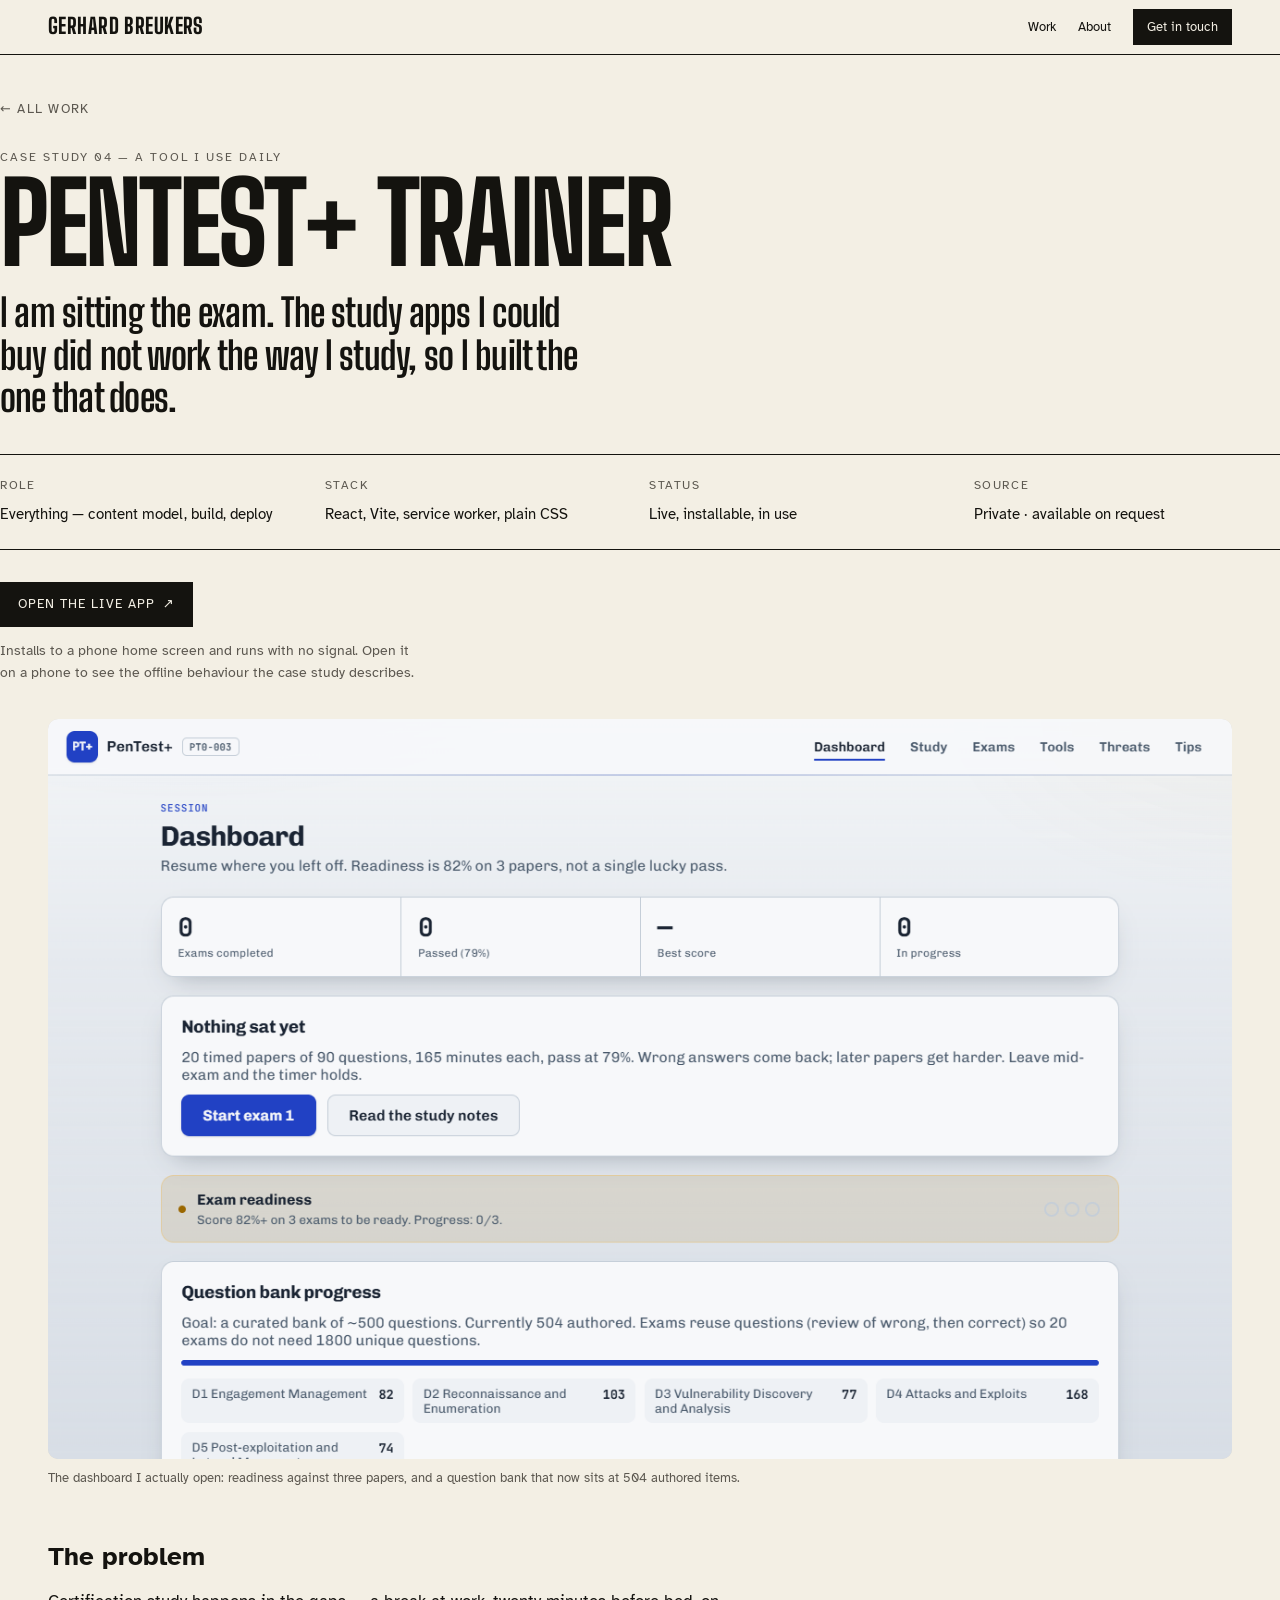
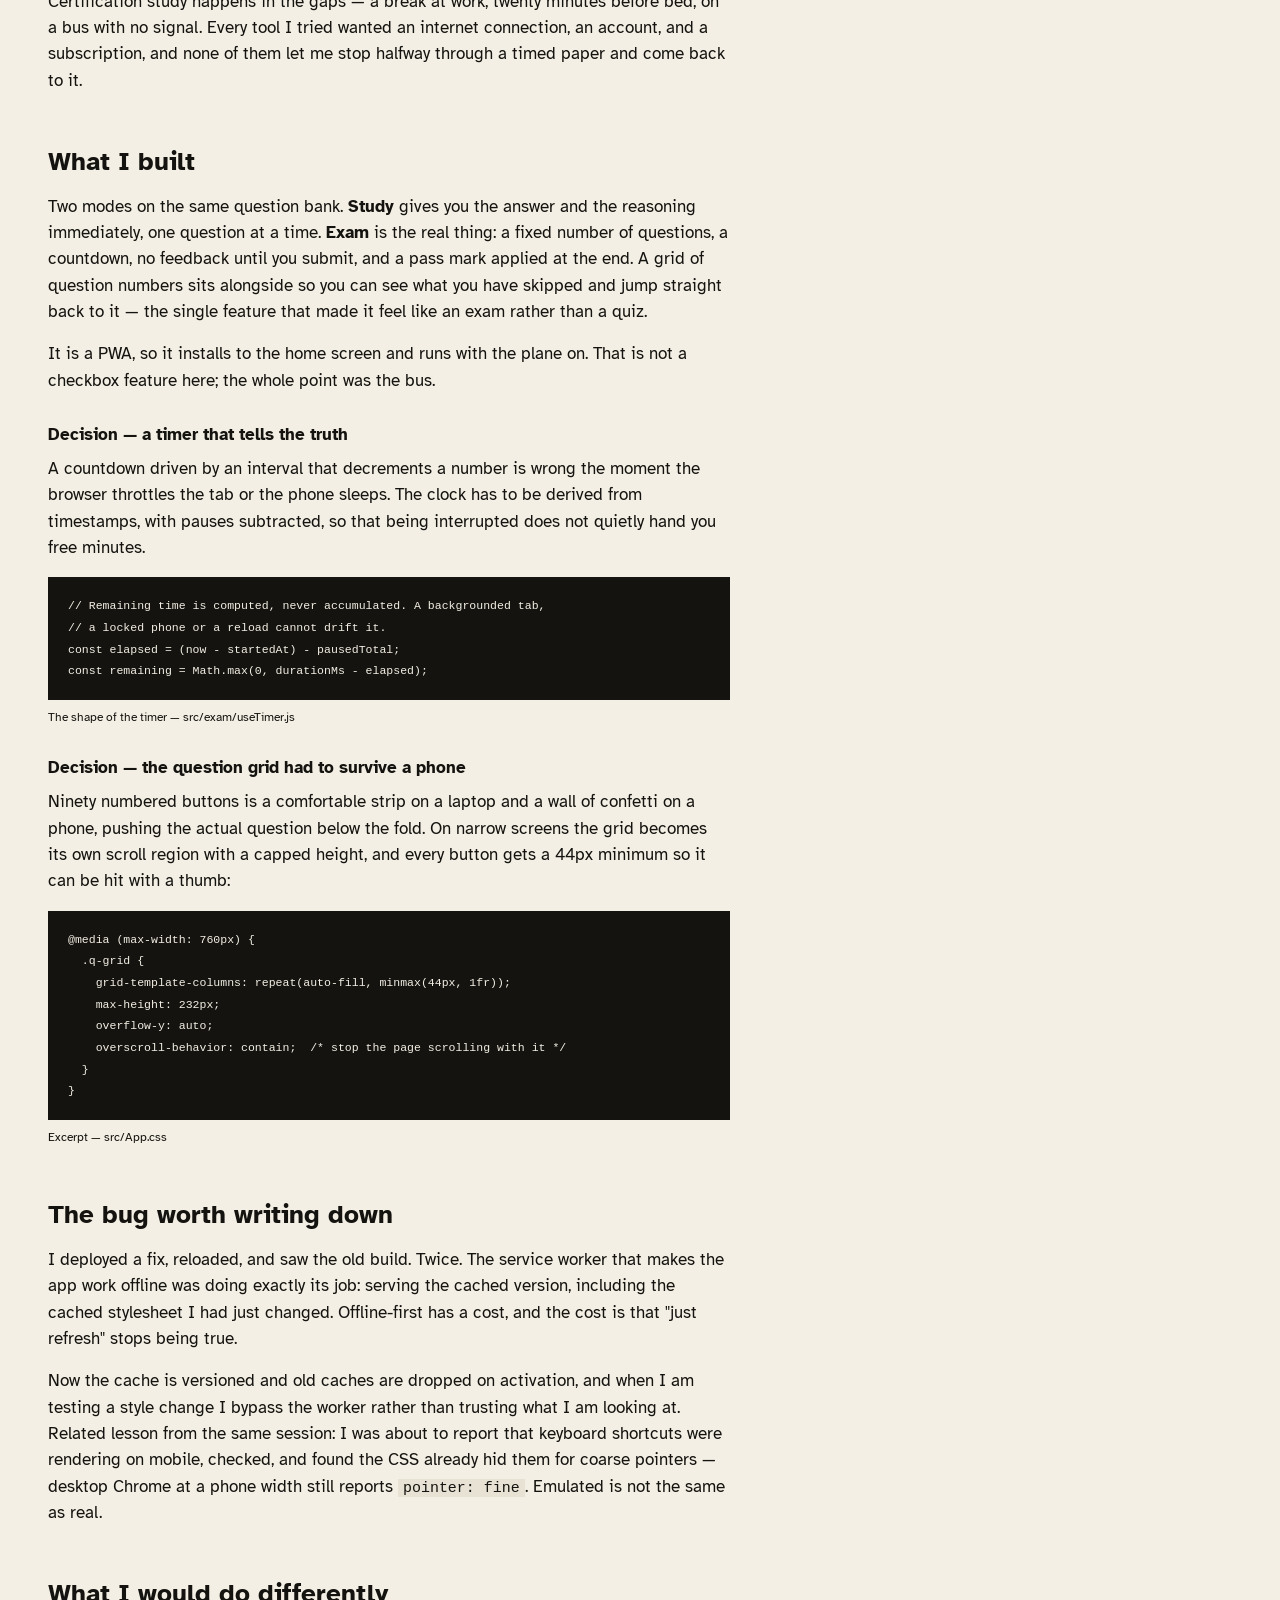
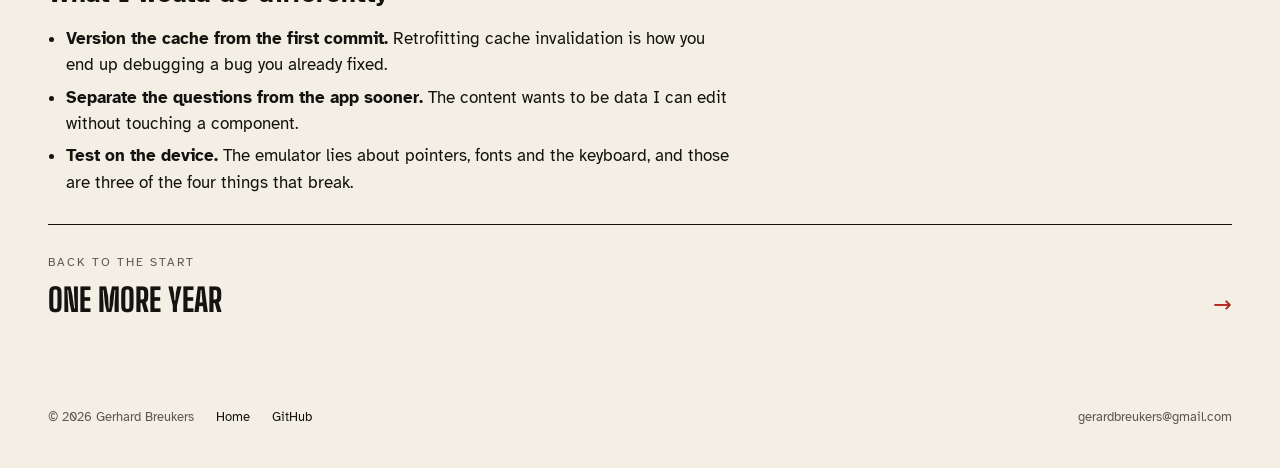
<file: work/pentest-plus.html>
<!doctype html>
<html lang="en">
<head>
<meta charset="utf-8">
<meta name="viewport" content="width=device-width, initial-scale=1">
<title>PenTest+ Trainer — Gerhard Breukers</title>
<meta name="description" content="An offline-first exam simulator for CompTIA PenTest+, built with React and Vite as an installable PWA. Case study.">
<link rel="preconnect" href="https://fonts.googleapis.com">
<link rel="preconnect" href="https://fonts.gstatic.com" crossorigin>
<link rel="stylesheet" href="https://fonts.googleapis.com/css2?family=Atkinson+Hyperlegible:ital,wght@0,400;0,700;1,400&family=Big+Shoulders+Display:wght@700;800&display=swap">
<link rel="stylesheet" href="../css/site.css">
<link rel="icon" href="data:image/svg+xml,<svg xmlns='http://www.w3.org/2000/svg' viewBox='0 0 100 100'><rect width='100' height='100' rx='22' fill='%230b0c0e'/><text y='72' x='50' text-anchor='middle' font-size='62' font-family='Georgia,serif' fill='%23e6b450'>G</text></svg>">
</head>
<body>

<nav class="nav">
  <div class="wrap nav-inner">
    <a class="brand" href="../index.html">Gerhard Breukers</a>
    <div class="nav-links">
      <a href="../index.html#work">Work</a>
      <a href="../index.html#about">About</a>
      <a class="cta" href="mailto:gerardbreukers@gmail.com">Get in touch</a>
    </div>
  </div>
</nav>

<header class="wrap case-head">
  <a class="back" href="../index.html#work">&larr; All work</a>
  <p class="eyebrow">Case study 04 — A tool I use daily</p>
  <h1>PenTest+ Trainer</h1>
  <p class="lede">
    I am sitting the exam. The study apps I could buy did not work the way I study,
    so I built the one that does.
  </p>

  <div class="facts">
    <div>
      <span class="k">Role</span>
      <span class="v">Everything — content model, build, deploy</span>
    </div>
    <div>
      <span class="k">Stack</span>
      <span class="v">React, Vite, service worker, plain CSS</span>
    </div>
    <div>
      <span class="k">Status</span>
      <span class="v">Live, installable, in use</span>
    </div>
    <div>
      <span class="k">Source</span>
      <span class="v">Private &middot; available on request</span>
    </div>
  </div>

  <a class="live-link" href="https://pentestplus.duckdns.org" rel="noopener" target="_blank">
    Open the live app <span>&#8599;</span>
  </a>
  <p class="live-note">
    Installs to a phone home screen and runs with no signal. Open it on a phone to
    see the offline behaviour the case study describes.
  </p>
</header>

<main class="wrap">
  <figure>
    <div class="shot" data-placeholder="media/pentest-plus.png" style="border-radius:10px;border:1px solid var(--line)">
      <img src="../media/pentest-plus.png" alt="PenTest+ Trainer dashboard showing question-bank progress and exam readiness" loading="lazy" onerror="this.remove()">
    </div>
    <figcaption>The dashboard I actually open: readiness against three papers, and a question bank that now sits at 504 authored items.</figcaption>
  </figure>

  <div class="prose">

    <h2>The problem</h2>
    <p>
      Certification study happens in the gaps — a break at work, twenty minutes
      before bed, on a bus with no signal. Every tool I tried wanted an internet
      connection, an account, and a subscription, and none of them let me stop
      halfway through a timed paper and come back to it.
    </p>

    <h2>What I built</h2>
    <p>
      Two modes on the same question bank. <strong>Study</strong> gives you the
      answer and the reasoning immediately, one question at a time. <strong>Exam</strong>
      is the real thing: a fixed number of questions, a countdown, no feedback until
      you submit, and a pass mark applied at the end. A grid of question numbers sits
      alongside so you can see what you have skipped and jump straight back to it —
      the single feature that made it feel like an exam rather than a quiz.
    </p>
    <p>
      It is a PWA, so it installs to the home screen and runs with the plane on.
      That is not a checkbox feature here; the whole point was the bus.
    </p>

    <h3>Decision — a timer that tells the truth</h3>
    <p>
      A countdown driven by an interval that decrements a number is wrong the moment
      the browser throttles the tab or the phone sleeps. The clock has to be derived
      from timestamps, with pauses subtracted, so that being interrupted does not
      quietly hand you free minutes.
    </p>
    <pre><code>// Remaining time is computed, never accumulated. A backgrounded tab,
// a locked phone or a reload cannot drift it.
const elapsed = (now - startedAt) - pausedTotal;
const remaining = Math.max(0, durationMs - elapsed);</code></pre>
    <p class="code-note">The shape of the timer — src/exam/useTimer.js</p>

    <h3>Decision — the question grid had to survive a phone</h3>
    <p>
      Ninety numbered buttons is a comfortable strip on a laptop and a wall of
      confetti on a phone, pushing the actual question below the fold. On narrow
      screens the grid becomes its own scroll region with a capped height, and every
      button gets a 44px minimum so it can be hit with a thumb:
    </p>
    <pre><code>@media (max-width: 760px) {
  .q-grid {
    grid-template-columns: repeat(auto-fill, minmax(44px, 1fr));
    max-height: 232px;
    overflow-y: auto;
    overscroll-behavior: contain;  /* stop the page scrolling with it */
  }
}</code></pre>
    <p class="code-note">Excerpt — src/App.css</p>

    <h2>The bug worth writing down</h2>
    <p>
      I deployed a fix, reloaded, and saw the old build. Twice. The service worker
      that makes the app work offline was doing exactly its job: serving the cached
      version, including the cached stylesheet I had just changed. Offline-first has
      a cost, and the cost is that "just refresh" stops being true.
    </p>
    <p>
      Now the cache is versioned and old caches are dropped on activation, and when I
      am testing a style change I bypass the worker rather than trusting what I am
      looking at. Related lesson from the same session: I was about to report that
      keyboard shortcuts were rendering on mobile, checked, and found the CSS already
      hid them for coarse pointers — desktop Chrome at a phone width still reports
      <code>pointer: fine</code>. Emulated is not the same as real.
    </p>

    <h2>What I would do differently</h2>
    <ul>
      <li>
        <strong>Version the cache from the first commit.</strong> Retrofitting cache
        invalidation is how you end up debugging a bug you already fixed.
      </li>
      <li>
        <strong>Separate the questions from the app sooner.</strong> The content
        wants to be data I can edit without touching a component.
      </li>
      <li>
        <strong>Test on the device.</strong> The emulator lies about pointers, fonts
        and the keyboard, and those are three of the four things that break.
      </li>
    </ul>
  </div>

  <a class="next" href="one-more-year-pool.html">
    <div>
      <p class="eyebrow">Back to the start</p>
      <h3>One More Year</h3>
    </div>
    <span class="arrow">&rarr;</span>
  </a>
</main>

<footer class="wrap">
  <div class="foot">
    <span>&copy; 2026 Gerhard Breukers</span>
    <a href="../index.html">Home</a>
    <a href="https://github.com/Sonofadutch" rel="noopener">GitHub</a>
    <span class="right">gerardbreukers@gmail.com</span>
  </div>
</footer>

</body>
</html>
</file>
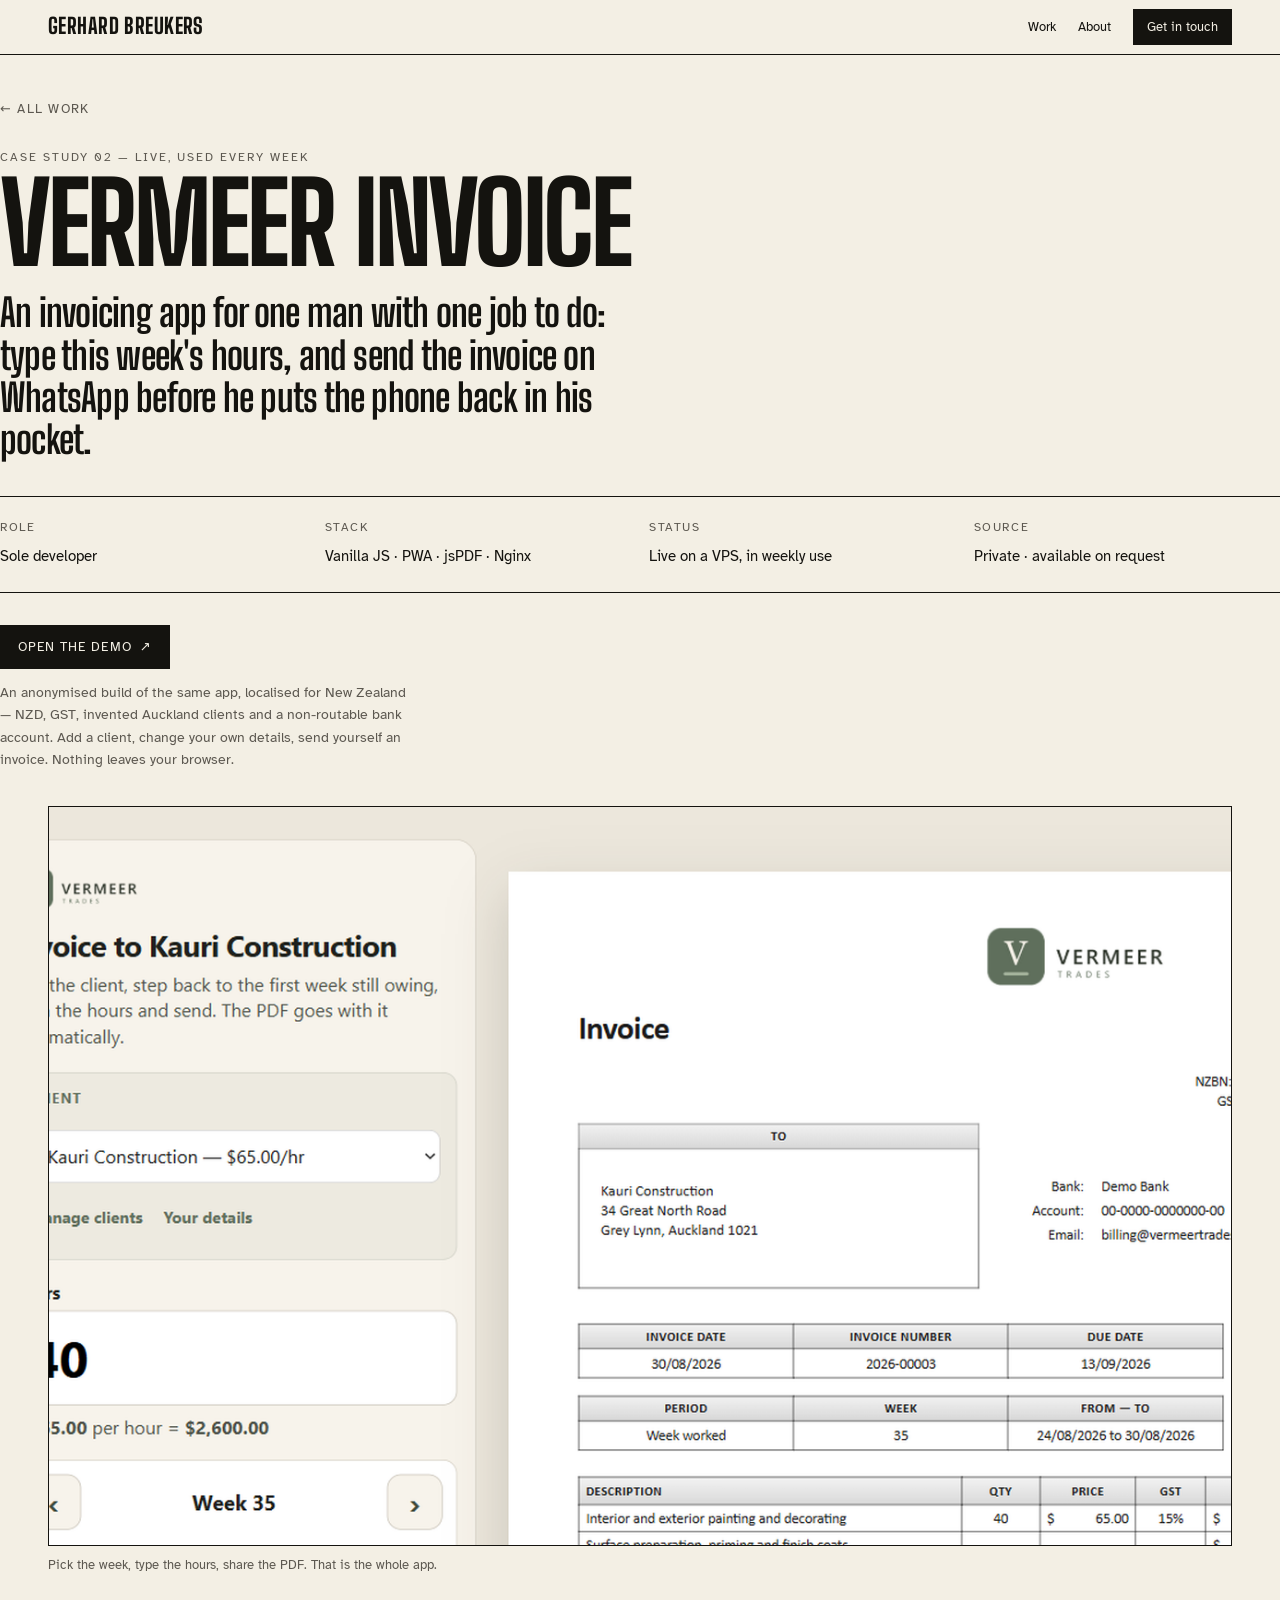
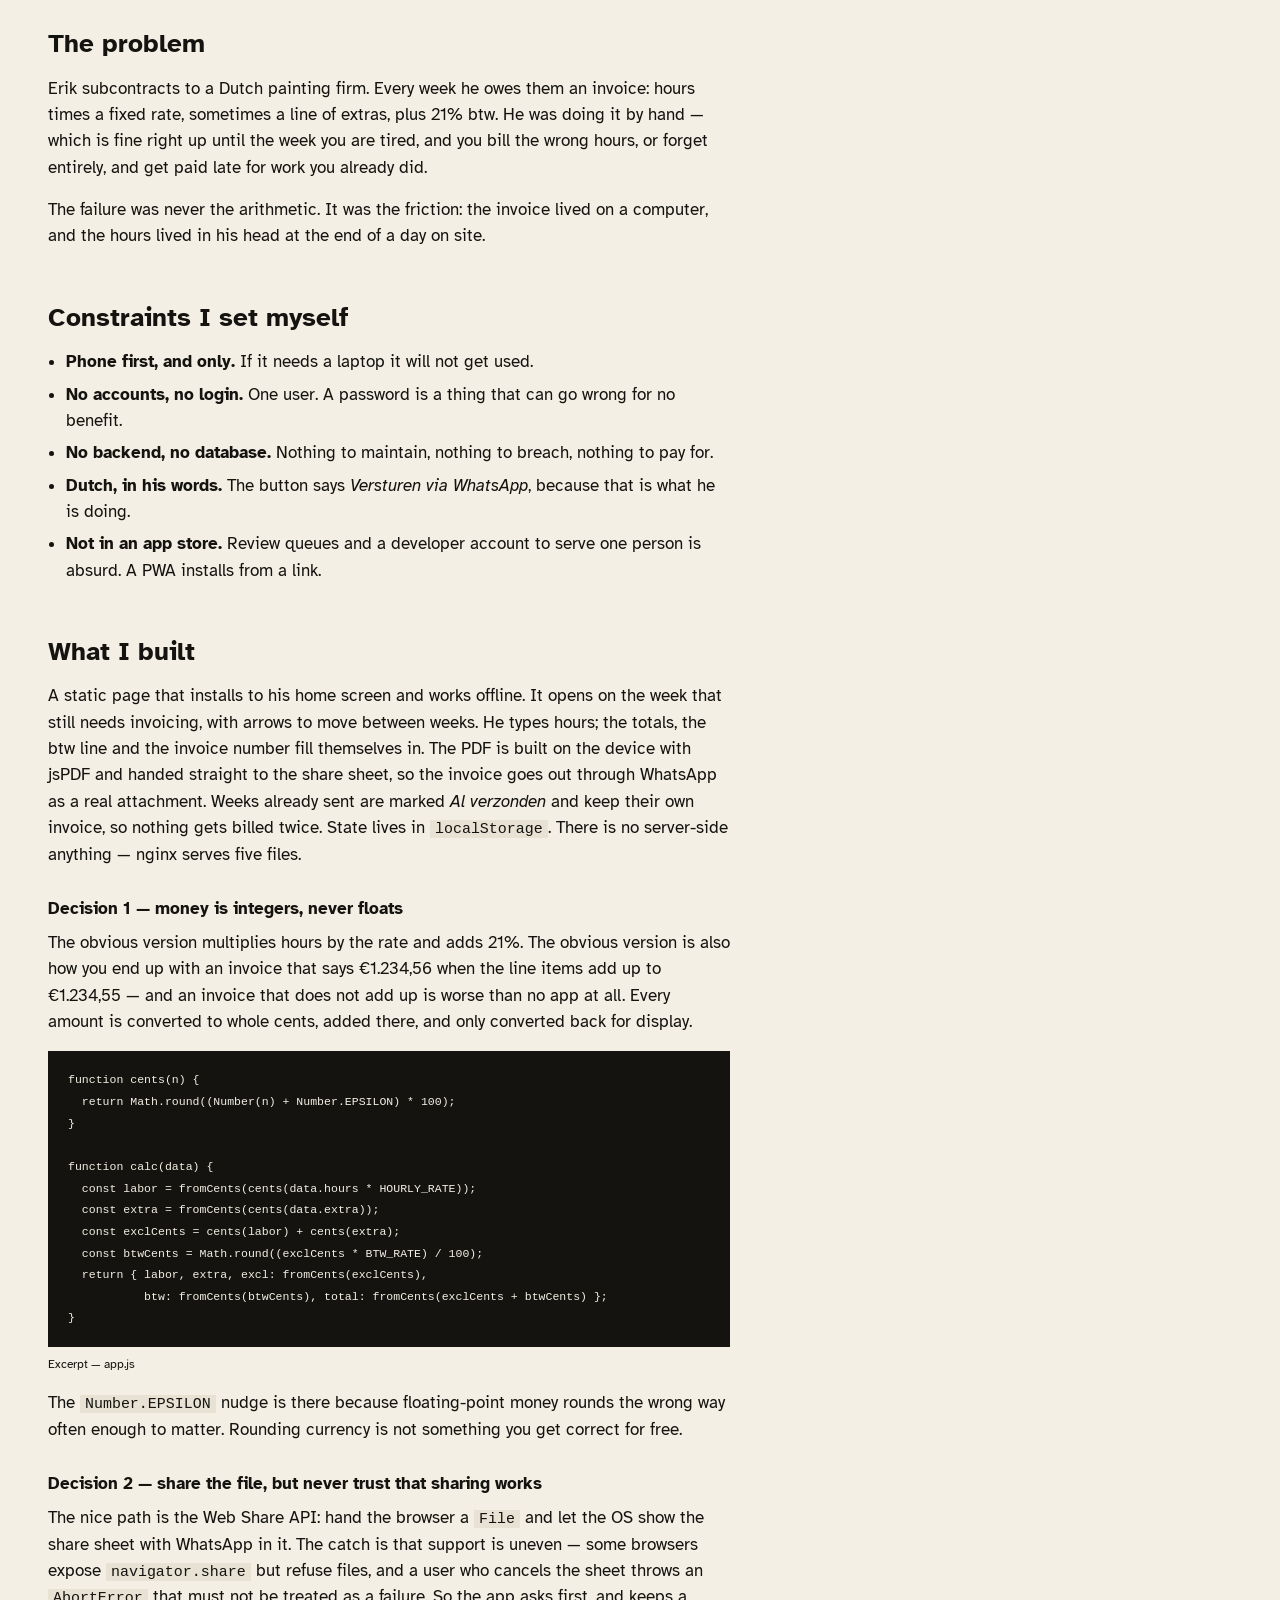
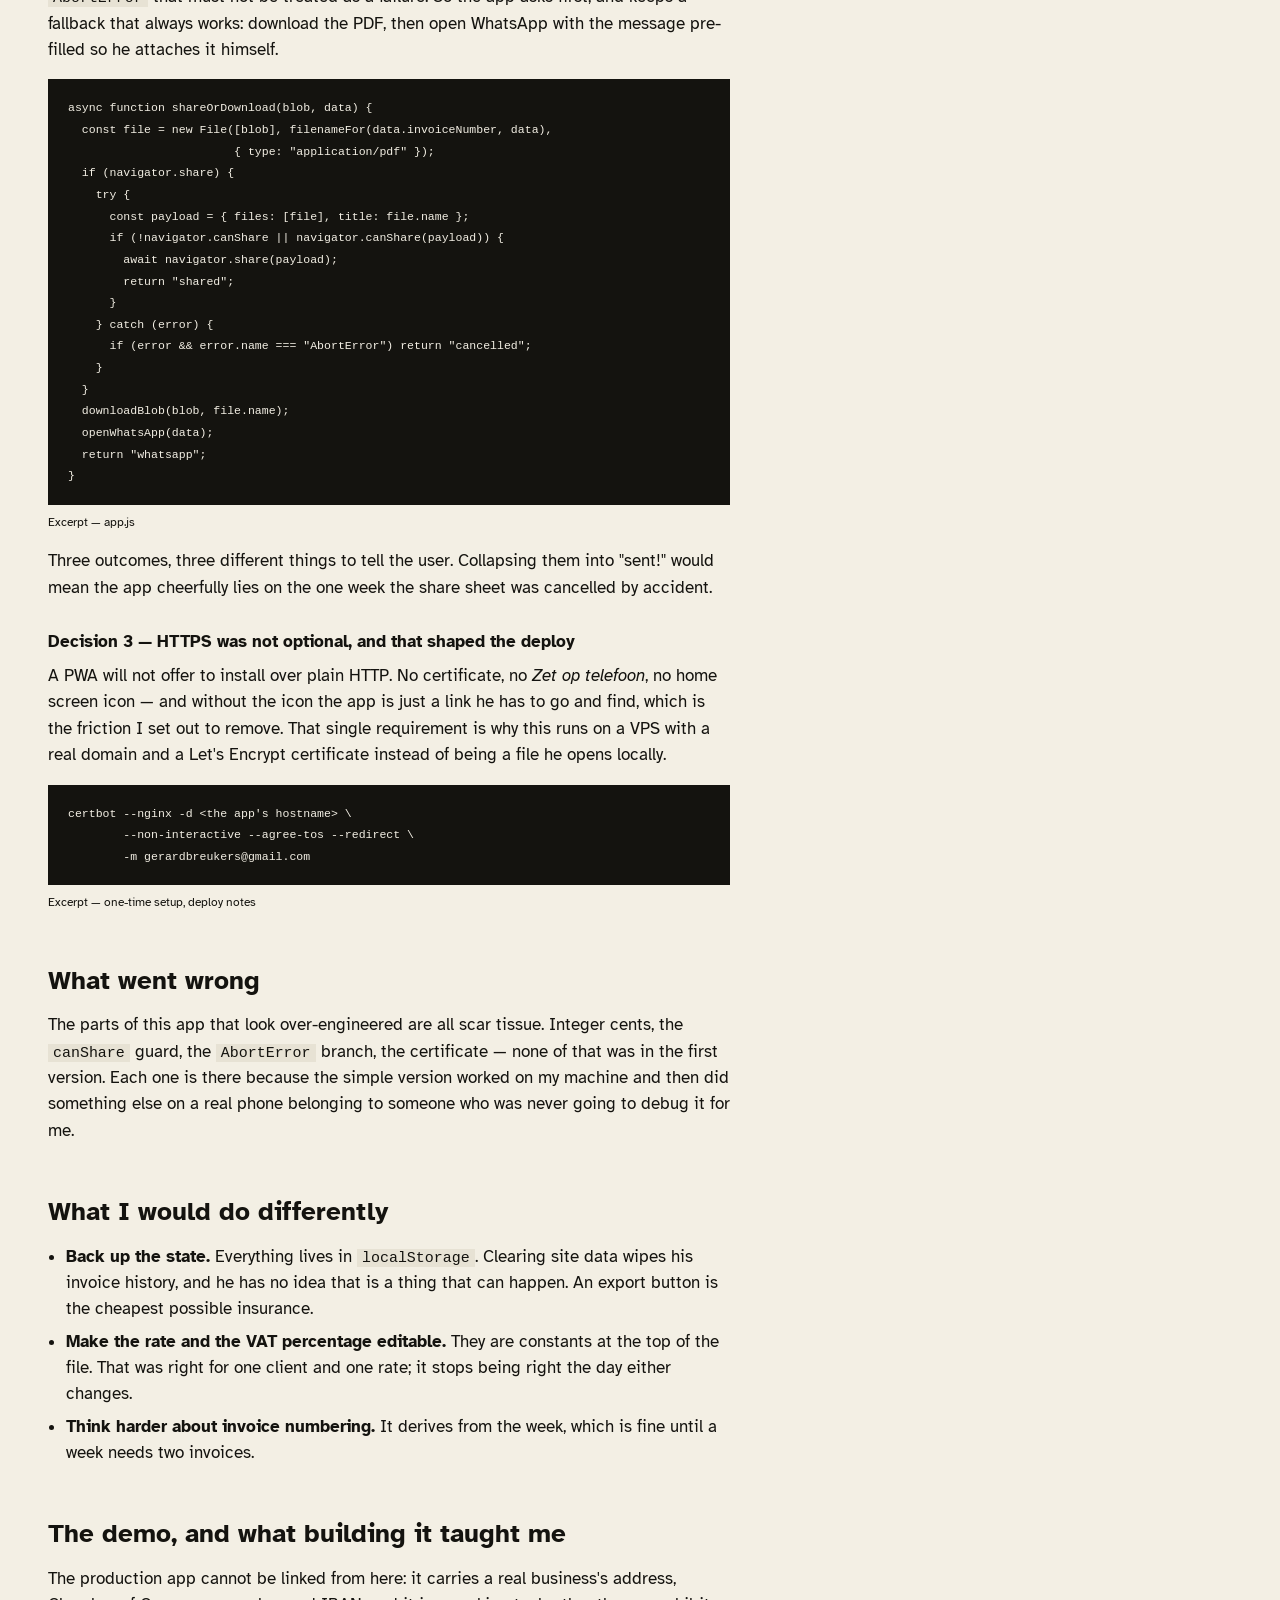
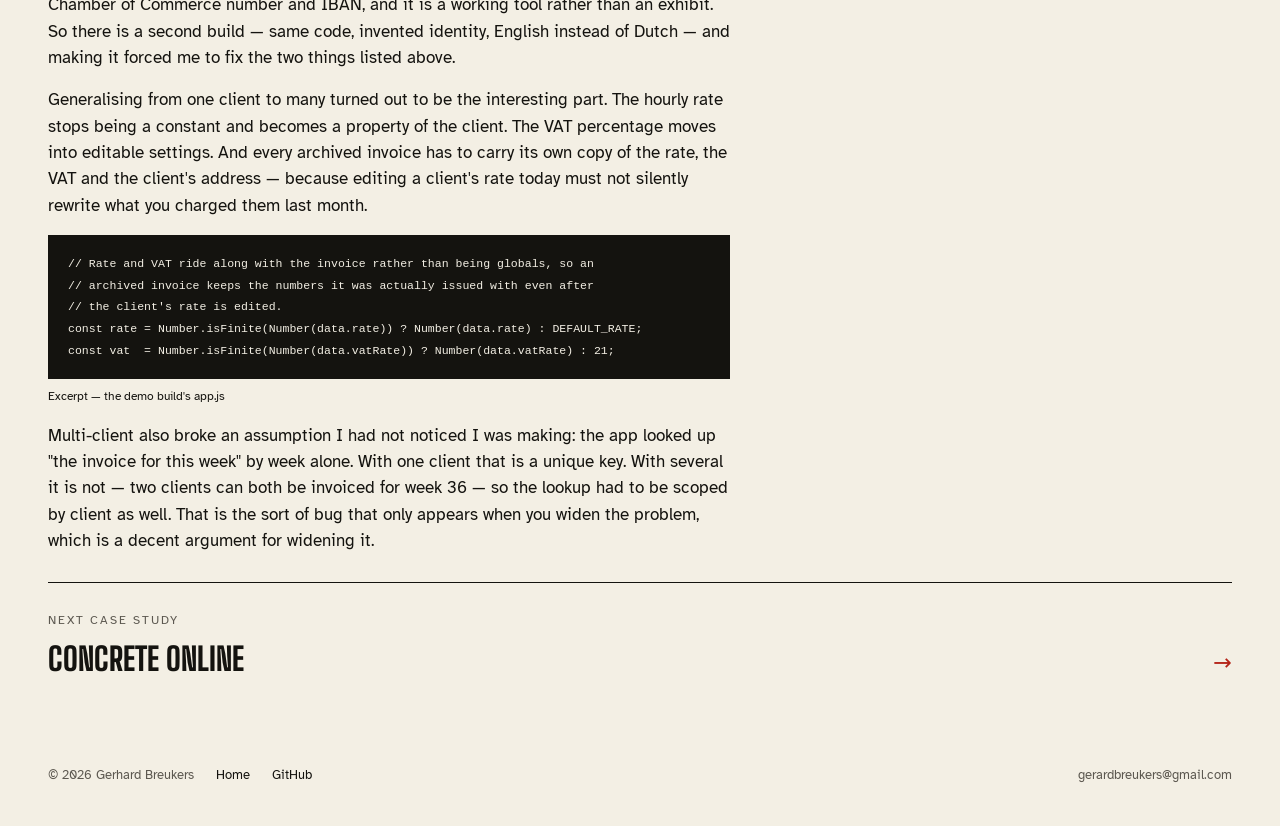
<file: work/weekly-invoice.html>
<!doctype html>
<html lang="en">
<head>
<meta charset="utf-8">
<meta name="viewport" content="width=device-width, initial-scale=1">
<title>Vermeer Invoice — Gerhard Breukers</title>
<meta name="description" content="A phone-first invoicing app for a Dutch subcontractor: fill in hours, get a PDF, send it on WhatsApp. No accounts, no backend, no app store.">
<link rel="preconnect" href="https://fonts.googleapis.com">
<link rel="preconnect" href="https://fonts.gstatic.com" crossorigin>
<link rel="stylesheet" href="https://fonts.googleapis.com/css2?family=Atkinson+Hyperlegible:ital,wght@0,400;0,700;1,400&family=Big+Shoulders+Display:wght@700;800&display=swap">
<link rel="stylesheet" href="../css/site.css">
<link rel="icon" href="data:image/svg+xml,<svg xmlns='http://www.w3.org/2000/svg' viewBox='0 0 100 100'><rect width='100' height='100' rx='22' fill='%230b0c0e'/><text y='72' x='50' text-anchor='middle' font-size='62' font-family='Georgia,serif' fill='%23e6b450'>G</text></svg>">
</head>
<body>

<nav class="nav">
  <div class="wrap nav-inner">
    <a class="brand" href="../index.html">Gerhard Breukers</a>
    <div class="nav-links">
      <a href="../index.html#work">Work</a>
      <a href="../index.html#about">About</a>
      <a class="cta" href="mailto:gerardbreukers@gmail.com">Get in touch</a>
    </div>
  </div>
</nav>

<header class="wrap case-head">
  <a class="back" href="../index.html#work">&larr; All work</a>
  <p class="eyebrow">Case study 02 — Live, used every week</p>
  <h1>Vermeer Invoice</h1>
  <p class="lede">
    An invoicing app for one man with one job to do: type this week's hours, and send
    the invoice on WhatsApp before he puts the phone back in his pocket.
  </p>

  <div class="facts">
    <div><span class="k">Role</span><span class="v">Sole developer</span></div>
    <div><span class="k">Stack</span><span class="v">Vanilla JS &middot; PWA &middot; jsPDF &middot; Nginx</span></div>
    <div><span class="k">Status</span><span class="v">Live on a VPS, in weekly use</span></div>
    <div><span class="k">Source</span><span class="v">Private &middot; available on request</span></div>
  </div>

  <a class="live-link" href="https://invoicedemo.duckdns.org" rel="noopener" target="_blank">
    Open the demo <span>&#8599;</span>
  </a>
  <p class="live-note">
    An anonymised build of the same app, localised for New Zealand — NZD, GST,
    invented Auckland clients and a non-routable bank account. Add a client,
    change your own details, send yourself an invoice. Nothing leaves your browser.
  </p>
</header>

<main class="wrap">
  <figure>
    <div class="shot" data-placeholder="media/weekly-invoice.png">
      <img src="../media/weekly-invoice.png" alt="Entering hours for a week and sharing the generated PDF invoice" loading="lazy" onerror="this.remove()">
    </div>
    <figcaption>Pick the week, type the hours, share the PDF. That is the whole app.</figcaption>
  </figure>

  <div class="prose">
    <h2>The problem</h2>
    <p>
      Erik subcontracts to a Dutch painting firm. Every week he owes them an invoice:
      hours times a fixed rate, sometimes a line of extras, plus 21% btw. He was doing
      it by hand — which is fine right up until the week you are tired, and you bill
      the wrong hours, or forget entirely, and get paid late for work you already did.
    </p>
    <p>
      The failure was never the arithmetic. It was the friction: the invoice lived on a
      computer, and the hours lived in his head at the end of a day on site.
    </p>

    <h2>Constraints I set myself</h2>
    <ul>
      <li><strong>Phone first, and only.</strong> If it needs a laptop it will not get used.</li>
      <li><strong>No accounts, no login.</strong> One user. A password is a thing that can go wrong for no benefit.</li>
      <li><strong>No backend, no database.</strong> Nothing to maintain, nothing to breach, nothing to pay for.</li>
      <li><strong>Dutch, in his words.</strong> The button says <em>Versturen via WhatsApp</em>, because that is what he is doing.</li>
      <li><strong>Not in an app store.</strong> Review queues and a developer account to serve one person is absurd. A PWA installs from a link.</li>
    </ul>

    <h2>What I built</h2>
    <p>
      A static page that installs to his home screen and works offline. It opens on the
      week that still needs invoicing, with arrows to move between weeks. He types hours;
      the totals, the btw line and the invoice number fill themselves in. The PDF is built
      on the device with jsPDF and handed straight to the share sheet, so the invoice goes
      out through WhatsApp as a real attachment. Weeks already sent are marked
      <em>Al verzonden</em> and keep their own invoice, so nothing gets billed twice.
      State lives in <code>localStorage</code>. There is no server-side anything — nginx
      serves five files.
    </p>

    <h3>Decision 1 — money is integers, never floats</h3>
    <p>
      The obvious version multiplies hours by the rate and adds 21%. The obvious version is
      also how you end up with an invoice that says &euro;1.234,56 when the line items add up
      to &euro;1.234,55 — and an invoice that does not add up is worse than no app at all.
      Every amount is converted to whole cents, added there, and only converted back for
      display.
    </p>
    <pre><code>function cents(n) {
  return Math.round((Number(n) + Number.EPSILON) * 100);
}

function calc(data) {
  const labor = fromCents(cents(data.hours * HOURLY_RATE));
  const extra = fromCents(cents(data.extra));
  const exclCents = cents(labor) + cents(extra);
  const btwCents = Math.round((exclCents * BTW_RATE) / 100);
  return { labor, extra, excl: fromCents(exclCents),
           btw: fromCents(btwCents), total: fromCents(exclCents + btwCents) };
}</code></pre>
    <p class="code-note">Excerpt — app.js</p>
    <p>
      The <code>Number.EPSILON</code> nudge is there because floating-point money rounds
      the wrong way often enough to matter. Rounding currency is not something you get
      correct for free.
    </p>

    <h3>Decision 2 — share the file, but never trust that sharing works</h3>
    <p>
      The nice path is the Web Share API: hand the browser a <code>File</code> and let the OS
      show the share sheet with WhatsApp in it. The catch is that support is uneven — some
      browsers expose <code>navigator.share</code> but refuse files, and a user who cancels the
      sheet throws an <code>AbortError</code> that must not be treated as a failure. So the app
      asks first, and keeps a fallback that always works: download the PDF, then open WhatsApp
      with the message pre-filled so he attaches it himself.
    </p>
    <pre><code>async function shareOrDownload(blob, data) {
  const file = new File([blob], filenameFor(data.invoiceNumber, data),
                        { type: "application/pdf" });
  if (navigator.share) {
    try {
      const payload = { files: [file], title: file.name };
      if (!navigator.canShare || navigator.canShare(payload)) {
        await navigator.share(payload);
        return "shared";
      }
    } catch (error) {
      if (error &amp;&amp; error.name === "AbortError") return "cancelled";
    }
  }
  downloadBlob(blob, file.name);
  openWhatsApp(data);
  return "whatsapp";
}</code></pre>
    <p class="code-note">Excerpt — app.js</p>
    <p>
      Three outcomes, three different things to tell the user. Collapsing them into
      "sent!" would mean the app cheerfully lies on the one week the share sheet was
      cancelled by accident.
    </p>

    <h3>Decision 3 — HTTPS was not optional, and that shaped the deploy</h3>
    <p>
      A PWA will not offer to install over plain HTTP. No certificate, no
      <em>Zet op telefoon</em>, no home screen icon — and without the icon the app is just
      a link he has to go and find, which is the friction I set out to remove. That single
      requirement is why this runs on a VPS with a real domain and a Let's Encrypt
      certificate instead of being a file he opens locally.
    </p>
    <pre><code>certbot --nginx -d &lt;the app's hostname&gt; \
        --non-interactive --agree-tos --redirect \
        -m gerardbreukers@gmail.com</code></pre>
    <p class="code-note">Excerpt — one-time setup, deploy notes</p>

    <!-- TODO Gerhard: replace this section with the bug you actually remember hitting
         on Erik's phone. I wrote only what the code itself proves. The most convincing
         paragraph on this page is the one where you name the thing that broke. -->
    <h2>What went wrong</h2>
    <p>
      The parts of this app that look over-engineered are all scar tissue. Integer cents,
      the <code>canShare</code> guard, the <code>AbortError</code> branch, the certificate — none
      of that was in the first version. Each one is there because the simple version worked
      on my machine and then did something else on a real phone belonging to someone who
      was never going to debug it for me.
    </p>

    <h2>What I would do differently</h2>
    <ul>
      <li><strong>Back up the state.</strong> Everything lives in <code>localStorage</code>. Clearing site data wipes his invoice history, and he has no idea that is a thing that can happen. An export button is the cheapest possible insurance.</li>
      <li><strong>Make the rate and the VAT percentage editable.</strong> They are constants at the top of the file. That was right for one client and one rate; it stops being right the day either changes.</li>
      <li><strong>Think harder about invoice numbering.</strong> It derives from the week, which is fine until a week needs two invoices.</li>
    </ul>

    <h2>The demo, and what building it taught me</h2>
    <p>
      The production app cannot be linked from here: it carries a real business's
      address, Chamber of Commerce number and IBAN, and it is a working tool rather than
      an exhibit. So there is a second build — same code, invented identity, English
      instead of Dutch — and making it forced me to fix the two things listed above.
    </p>
    <p>
      Generalising from one client to many turned out to be the interesting part. The
      hourly rate stops being a constant and becomes a property of the client. The VAT
      percentage moves into editable settings. And every archived invoice has to carry
      its own copy of the rate, the VAT and the client's address — because editing a
      client's rate today must not silently rewrite what you charged them last month.
    </p>
    <pre><code>// Rate and VAT ride along with the invoice rather than being globals, so an
// archived invoice keeps the numbers it was actually issued with even after
// the client's rate is edited.
const rate = Number.isFinite(Number(data.rate)) ? Number(data.rate) : DEFAULT_RATE;
const vat  = Number.isFinite(Number(data.vatRate)) ? Number(data.vatRate) : 21;</code></pre>
    <p class="code-note">Excerpt — the demo build's app.js</p>
    <p>
      Multi-client also broke an assumption I had not noticed I was making: the app looked
      up "the invoice for this week" by week alone. With one client that is a unique key.
      With several it is not — two clients can both be invoiced for week 36 — so the lookup
      had to be scoped by client as well. That is the sort of bug that only appears when
      you widen the problem, which is a decent argument for widening it.
    </p>
  </div>

  <a class="next" href="concrete-online.html">
    <div>
      <p class="eyebrow">Next case study</p>
      <h3>Concrete Online</h3>
    </div>
    <span class="arrow">&rarr;</span>
  </a>
</main>

<footer class="wrap">
  <div class="foot">
    <span>&copy; 2026 Gerhard Breukers</span>
    <a href="../index.html">Home</a>
    <a href="https://github.com/Sonofadutch" rel="noopener">GitHub</a>
    <span class="right">gerardbreukers@gmail.com</span>
  </div>
</footer>

</body>
</html>
</file>
<file: css/site.css>
/* THESIS: You meet the running product first. This is a match-day
   programme, not a developer-card landing page.
   OWN-WORLD: Night cover from the live pool still; inner pages are
   paper, ink, sharp corners, condensed fixture type.
   STORY: Believe the work is real, then read a case study, then email.
   FIRST VIEWPORT: Sticky paper masthead, then a full-bleed cover of
   One More Year. Title sits in the floodlights. The photo is the CTA.
   FORM: Club programme / night fixture. Cover then plates. */

:root {
  --night:  #07140c;
  --flood:  #e8f06a;
  --paper:  #f3efe4;
  --ink:    #14130f;
  --muted:  #5c5850;
  --live:   #b42318;
  --rule:   #14130f;
  --gutter: clamp(18px, 4vw, 48px);
  --measure: 1320px;
  --display: "Big Shoulders Display", "Arial Narrow", Impact, sans-serif;
  --body:    "Atkinson Hyperlegible", "Segoe UI", system-ui, sans-serif;
  --mono:    ui-monospace, "Cascadia Mono", "SF Mono", monospace;
}

* { box-sizing: border-box; }
html { scroll-behavior: smooth; }
@media (prefers-reduced-motion: reduce) {
  html { scroll-behavior: auto; }
  *, *::before, *::after { animation: none !important; transition: none !important; }
}

body {
  margin: 0;
  background: var(--paper);
  color: var(--ink);
  font-family: var(--body);
  font-size: 17px;
  line-height: 1.55;
  -webkit-font-smoothing: antialiased;
}

img, video { display: block; max-width: 100%; height: auto; }
a { color: inherit; }
::selection { background: var(--flood); color: var(--night); }
:focus-visible { outline: 2px solid var(--live); outline-offset: 3px; }

.wrap { max-width: var(--measure); margin: 0 auto; padding: 0 var(--gutter); }

.skip {
  position: absolute; left: var(--gutter); top: 10px;
  width: 1px; height: 1px; overflow: hidden;
  clip: rect(0 0 0 0); clip-path: inset(50%);
  background: var(--ink); color: var(--paper);
  font-size: .8rem; text-decoration: none; padding: 10px 14px;
  z-index: 40; white-space: nowrap;
}
.skip:focus { width: auto; height: auto; clip: auto; clip-path: none; overflow: visible; }

/* ---------- Masthead ---------- */
.nav {
  position: sticky; top: 0; z-index: 20;
  background: var(--paper);
  border-bottom: 1px solid var(--ink);
}
.nav-inner {
  display: flex; align-items: center; gap: 20px;
  min-height: 54px;
}
.brand {
  font-family: var(--display);
  font-weight: 800;
  font-size: 1.35rem;
  letter-spacing: .02em;
  text-transform: uppercase;
  text-decoration: none;
  white-space: nowrap;
}
.nav-links { margin-left: auto; display: flex; gap: 22px; align-items: center; }
.nav-links a {
  font-size: .82rem;
  text-decoration: none;
  white-space: nowrap;
}
.nav-links a:hover { color: var(--live); }
.nav-links a.cta {
  background: var(--ink); color: var(--paper);
  padding: 8px 14px;
}
.nav-links a.cta:hover { background: var(--live); color: var(--paper); }

/* ---------- Cover: the live product is the first page ---------- */
.cover {
  display: flex; flex-direction: column;
  height: calc(100svh - 54px);
  min-height: 560px;
  background: var(--paper);
  color: var(--ink);
  padding: 14px var(--gutter) 0;
}
.cover-shot {
  position: relative;
  display: block;
  flex: 1; min-height: 0;
  overflow: hidden;
  border: 1px solid var(--ink);
  background: var(--night);
}
.cover-shot img {
  position: absolute; left: 0; right: 0; top: -72px;
  width: 100%; height: calc(100% + 72px);
  object-fit: cover; object-position: center 40%;
  transition: transform 1.1s cubic-bezier(.22, 1, .36, 1);
}
@media (hover: hover) {
  .cover-shot:hover img { transform: scale(1.03); }
}
.cover-bar {
  display: flex; align-items: baseline; gap: 18px 28px;
  flex-wrap: wrap;
  padding: 14px 0 16px;
  background: var(--paper);
  color: var(--ink);
}
.cover-bar .kicker {
  flex: 1;
  font-size: .78rem; letter-spacing: .14em; text-transform: uppercase;
  color: var(--live);
}
.visually-hidden {
  position: absolute; width: 1px; height: 1px;
  overflow: hidden; clip: rect(0 0 0 0); clip-path: inset(50%);
}
.cover-go, .cover-live {
  font-size: .82rem; letter-spacing: .08em; text-transform: uppercase;
  color: var(--ink); text-decoration: none;
}
.cover-go { margin-left: auto; }
.cover-go:hover, .cover-live:hover { color: var(--live); }

/* ---------- Mast / intro after the cover ---------- */
.mast {
  border-bottom: 1px solid var(--ink);
  padding: clamp(36px, 6vh, 72px) 0;
}
.mast p {
  margin: 0;
  max-width: 46ch;
  font-size: clamp(1.15rem, 2.1vw, 1.4rem);
  line-height: 1.4;
}
.mast-meta {
  display: flex; flex-wrap: wrap; gap: 8px 28px;
  margin-top: 28px;
  font-size: .85rem; color: var(--muted);
}
.mast-meta strong { color: var(--ink); font-weight: 700; }
.dot {
  display: inline-block; width: 8px; height: 8px;
  background: var(--live); margin-right: 7px; vertical-align: 0;
}

/* ---------- Plates: the rest of the work, not a card grid ---------- */
.plates { padding: 0; }
.plate {
  display: grid;
  grid-template-columns: 1.4fr .9fr;
  gap: 0;
  border-bottom: 1px solid var(--ink);
  text-decoration: none;
  color: inherit;
  min-height: 420px;
}
.plate:nth-child(even) { grid-template-columns: .9fr 1.4fr; }
.plate:nth-child(even) .plate-body { order: -1; }
.plate-shot {
  position: relative; min-height: 380px; overflow: hidden;
  background: #ddd8cc;
  border-right: 1px solid var(--ink);
}
.plate:nth-child(even) .plate-shot { border-right: 0; border-left: 1px solid var(--ink); }
.plate-shot img {
  position: absolute; inset: 0;
  width: 100%; height: 100%;
  object-fit: cover; object-position: center center;
  transition: transform .7s cubic-bezier(.22, 1, .36, 1);
}
@media (hover: hover) {
  .plate:hover .plate-shot img { transform: scale(1.04); }
}
.plate-body {
  display: flex; flex-direction: column; justify-content: flex-end;
  padding: clamp(24px, 4vw, 48px);
  background: var(--paper);
}
.plate-idx {
  font-size: .78rem; letter-spacing: .14em; text-transform: uppercase;
  color: var(--muted); margin: 0 0 10px;
}
.plate-idx .live { color: var(--live); font-weight: 700; }
.plate h2 {
  font-family: var(--display);
  font-weight: 800;
  font-size: clamp(2.4rem, 5vw, 4.2rem);
  line-height: .9;
  letter-spacing: -.02em;
  text-transform: uppercase;
  margin: 0;
}
.plate p { margin: 14px 0 0; color: var(--ink); max-width: 42ch; }
.plate-go {
  margin-top: 28px;
  font-size: .82rem; letter-spacing: .08em; text-transform: uppercase;
  color: var(--live);
}

/* ---------- About / contact ---------- */
.section {
  padding: clamp(48px, 8vh, 96px) 0;
  border-bottom: 1px solid var(--ink);
}
.section h2 {
  font-family: var(--display);
  font-weight: 800;
  font-size: clamp(2rem, 5vw, 3.4rem);
  letter-spacing: -.02em;
  text-transform: uppercase;
  margin: 0 0 22px;
}
.prose { max-width: 62ch; }
.prose h2 { margin: 48px 0 12px; }
.prose h3 {
  font-family: var(--body); font-weight: 700; font-size: 1.05rem;
  margin: 28px 0 8px; text-transform: none; letter-spacing: 0;
}
.prose p { margin: 0 0 16px; color: var(--ink); }
.prose strong { font-weight: 700; }
.prose ul { padding-left: 18px; margin: 0 0 16px; }
.prose li { margin-bottom: 6px; }
.prose a { color: var(--live); text-underline-offset: 3px; }

.lede {
  font-family: var(--display);
  font-weight: 700;
  font-size: clamp(1.6rem, 3vw, 2.4rem);
  line-height: 1.1;
  letter-spacing: -.02em;
  margin: 0 0 28px;
}

.caps {
  display: grid;
  grid-template-columns: repeat(3, 1fr);
  gap: 0;
  border-top: 1px solid var(--ink);
}
.cap { padding: 22px 28px 8px 0; }
.cap:not(:last-child) { border-right: 1px solid var(--ink); padding-right: 28px; }
.cap h3 {
  font-family: var(--display);
  font-weight: 800;
  font-size: 1.5rem;
  text-transform: uppercase;
  letter-spacing: -.01em;
  margin: 0 0 8px;
}
.cap p { margin: 0; color: var(--ink); }

.contact-line {
  font-family: var(--display);
  font-weight: 800;
  font-size: clamp(2.2rem, 7vw, 5rem);
  line-height: .95;
  letter-spacing: -.03em;
  text-transform: uppercase;
  margin: 0;
}
.contact-line a { text-decoration: none; border-bottom: 3px solid var(--ink); }
.contact-line a:hover { color: var(--live); border-color: var(--live); }

.foot {
  padding: 22px 0 40px;
  display: flex; flex-wrap: wrap; gap: 10px 22px; align-items: center;
  font-size: .8rem; color: var(--muted);
}
.foot a { color: var(--ink); text-decoration: none; }
.foot a:hover { color: var(--live); }
.foot .right { margin-left: auto; }

/* ---------- Case studies ---------- */
.back {
  display: inline-block;
  font-size: .8rem; letter-spacing: .1em; text-transform: uppercase;
  text-decoration: none; margin-bottom: 28px; color: var(--muted);
}
.back:hover { color: var(--live); }
.case-head { padding: 40px 0 0; }
.case-head h1 {
  font-family: var(--display);
  font-weight: 800;
  font-size: clamp(3rem, 9vw, 7rem);
  line-height: .86;
  letter-spacing: -.03em;
  text-transform: uppercase;
  margin: 8px 0 0;
}
.case-head .lede {
  margin-top: 20px; max-width: 36ch; color: var(--ink);
  text-transform: none; font-weight: 700;
}

.facts {
  display: grid; grid-template-columns: repeat(4, 1fr); gap: 18px;
  margin: 36px 0 8px; padding: 22px 0;
  border-top: 1px solid var(--ink); border-bottom: 1px solid var(--ink);
}
.facts .k {
  display: block; margin-bottom: 6px;
  font-size: .72rem; letter-spacing: .14em; text-transform: uppercase; color: var(--muted);
}
.facts .v { font-size: .95rem; }
.facts a { color: var(--live); }

.live-link {
  display: inline-flex; align-items: center; gap: 8px; margin-top: 24px;
  background: var(--ink); color: var(--paper);
  text-decoration: none; padding: 12px 18px;
  font-size: .82rem; letter-spacing: .08em; text-transform: uppercase;
}
.live-link:hover { background: var(--live); }
.live-note { margin-top: 12px; font-size: .9rem; color: var(--muted); max-width: 46ch; }

.shot {
  position: relative; aspect-ratio: 16 / 10;
  background: #ddd8cc;
  overflow: hidden;
}
.shot img, .shot video {
  position: absolute; inset: 0; width: 100%; height: 100%; object-fit: cover;
}
.shot::after { content: none; }

figure { margin: 36px 0; }
figure .shot { border: 1px solid var(--ink); }
figcaption { font-size: .8rem; color: var(--muted); margin-top: 10px; }

pre {
  background: var(--ink); color: var(--paper);
  padding: 18px 20px; overflow-x: auto; margin: 0 0 8px;
  font-family: var(--mono); font-size: .82rem; line-height: 1.65;
}
code { font-family: var(--mono); font-size: .88em; }
p code, li code {
  background: #e7e2d4; padding: 1px 5px; color: var(--ink);
}
.code-note { font-size: .78rem; color: var(--muted); margin: 0 0 26px; }

.next {
  display: flex; align-items: center; justify-content: space-between; gap: 20px;
  flex-wrap: wrap;
  border-top: 1px solid var(--ink);
  padding: 28px 0; text-decoration: none; margin-top: 28px;
}
.next:hover { color: var(--live); }
.next h3 {
  font-family: var(--display); font-weight: 800;
  font-size: 2rem; text-transform: uppercase; margin-top: 4px;
}
.next .arrow { color: var(--live); font-size: 1.4rem; }

.eyebrow {
  margin: 0;
  font-size: .78rem; letter-spacing: .16em; text-transform: uppercase; color: var(--muted);
}

.hero { padding: clamp(56px, 10vh, 120px) 0; }
.hero h1 {
  font-family: var(--display); font-weight: 800;
  font-size: clamp(3.4rem, 10vw, 7.5rem);
  line-height: .86; letter-spacing: -.03em; text-transform: uppercase;
  margin: 12px 0 0;
}
.hero-sub { margin: 22px 0 0; max-width: 46ch; }
.hero-actions { margin-top: 28px; }

@media (max-width: 860px) {
  .plate, .plate:nth-child(even) { grid-template-columns: 1fr; }
  .plate:nth-child(even) .plate-body { order: 0; }
  .plate-shot { min-height: 260px; aspect-ratio: 16 / 10; }
  .caps { grid-template-columns: 1fr; }
  .cap:not(:last-child) { border-right: 0; border-bottom: 1px solid var(--ink); padding: 22px 0; }
  .cap { padding: 22px 0; }
  .facts { grid-template-columns: repeat(2, 1fr); }
  .cover { min-height: 520px; height: calc(100svh - 54px); }
}
@media (max-width: 560px) {
  .nav-ext { display: none; }
  .nav-links { gap: 14px; }
  .cover-shot img { object-position: 80% 42%; }
  .cover-bar { gap: 6px 16px; }
  .cover-go, .cover-live { margin-left: 0; }
}
</file>
